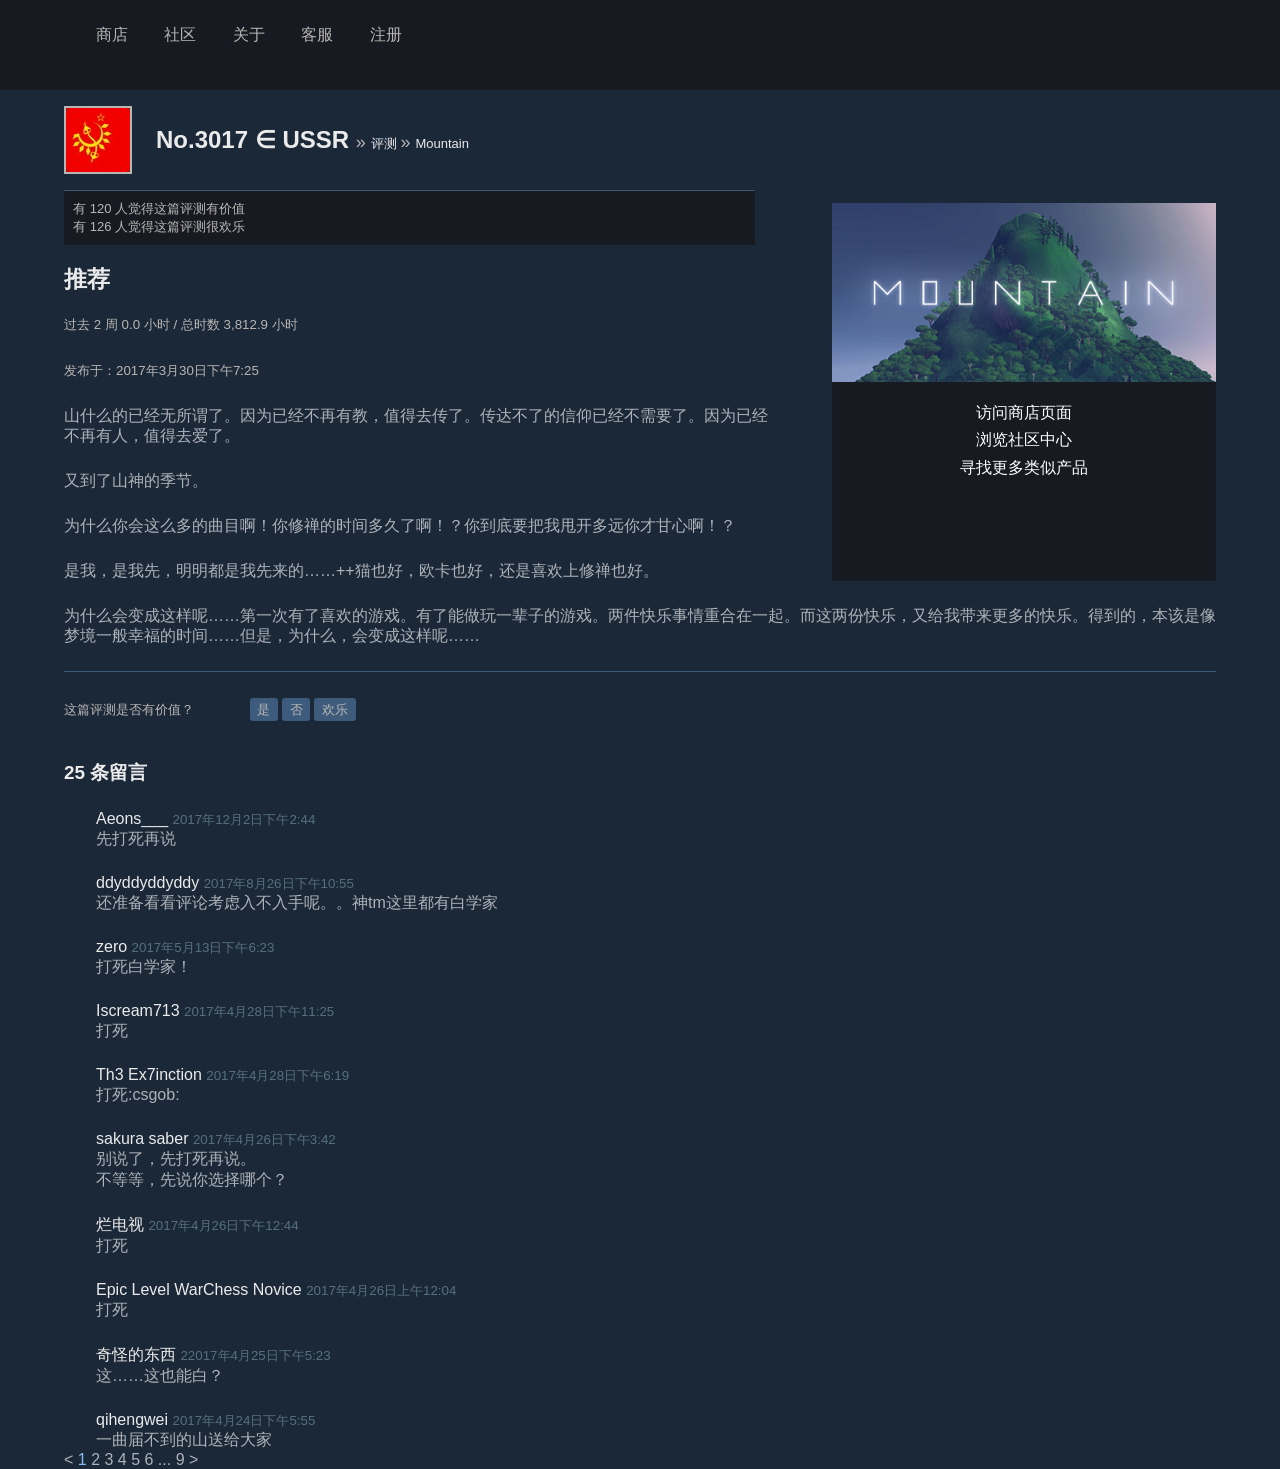
<file: index.html>
<!DOCTYPE html>
<html lang="en">
<head>
    <meta charset="UTF-8">
    <title>No.3017 ∈ USSR » 评测 » Mountain</title>
    <link href="css/reset.css" rel="stylesheet" type="text/css">
    <link href="css/index.css" rel="stylesheet" type="text/css">
</head>

<body>
<header>
    <nav>
        <ul>
            <li>商店</li>
            <li>社区</li>
            <li>关于</li>
            <li>客服</li>
            <li><a href="register.html">注册</a></li>
        </ul>
    </nav>
</header>
<div class="title"><img src="image/user_icon.jpg">
    <div> No.3017 ∈ USSR
        <span class="symbol"> » </span>
        <span class="subTitle"> 评测 </span>
        <span class="symbol"> » </span>
        <span class="subTitle"> Mountain</span>
    </div>
</div>
<aside>
    <img src="image/header.jpg">
    <ul>
        <li><a href="https://store.steampowered.com/app/313340?snr=2_100300_300__100301">访问商店页面</a></li>
        <li><a href="https://steamcommunity.com/app/313340">浏览社区中心</a></li>
        <li>
            <a href="https://store.steampowered.com/recommended/morelike/app/313340?snr=2_100300_300__100301">寻找更多类似产品</a>
        </li>
    </ul>
</aside>
<section>
    <blockquote>
        有 120 人觉得这篇评测有价值
        <br>
        有 126 人觉得这篇评测很欢乐
    </blockquote>
    <h2>推荐</h2>
    <p>
        <small>过去 2 周 0.0 小时 / 总时数 3,812.9 小时</small>
    </p>
    <p class="submit-time">
        <small>发布于：2017年3月30日下午7:25</small>
    </p>
    <p>
        山什么的已经无所谓了。因为已经不再有教，值得去传了。传达不了的信仰已经不需要了。因为已经不再有人，值得去爱了。
    </p>
    <p>
        又到了山神的季节。
    </p>
    <p>
        为什么你会这么多的曲目啊！你修禅的时间多久了啊！？你到底要把我甩开多远你才甘心啊！？
    </p>
    <p>
        是我，是我先，明明都是我先来的……++猫也好，欧卡也好，还是喜欢上修禅也好。
    </p>
    <p>
        为什么会变成这样呢……第一次有了喜欢的游戏。有了能做玩一辈子的游戏。两件快乐事情重合在一起。而这两份快乐，又给我带来更多的快乐。得到的，本该是像梦境一般幸福的时间……但是，为什么，会变成这样呢……
    </p>
</section>
<hr/>
<section>
    <div class="value">
        这篇评测是否有价值？
        <ul>
            <li>是</li>
            <li>否</li>
            <li>欢乐</li>
        </ul>
    </div>
    <h3>25 条留言</h3>
    <ul class="comment">
        <li>
            <h4>Aeons___
                <small>2017年12月2日下午2:44</small>
            </h4>
            先打死再说
        </li>
        <li>
            <h4>ddyddyddyddy
                <small>2017年8月26日下午10:55</small>
            </h4>
            还准备看看评论考虑入不入手呢。。神tm这里都有白学家
        </li>
        <li>
            <h4>zero
                <small>2017年5月13日下午6:23</small>
            </h4>
            打死白学家！
        </li>
        <li>
            <h4>Iscream713
                <small>2017年4月28日下午11:25</small>
            </h4>
            打死
        </li>
        <li>
            <h4>Th3 Ex7inction
                <small>2017年4月28日下午6:19</small>
            </h4>
            打死:csgob:
        </li>
        <li>
            <h4>sakura saber
                <small>2017年4月26日下午3:42</small>
            </h4>
            别说了，先打死再说。
            <br>
            不等等，先说你选择哪个？
        </li>
        <li>
            <h4>烂电视
                <small>2017年4月26日下午12:44</small>
            </h4>
            打死
        </li>
        <li>
            <h4>Epic Level WarChess Novice
                <small>2017年4月26日上午12:04</small>
            </h4>
            打死
        </li>
        <li>
            <h4>奇怪的东西
                <small>22017年4月25日下午5:23</small>
            </h4>
            这……这也能白？
        </li>
        <li>
            <h4>qihengwei
                <small>2017年4月24日下午5:55</small>
            </h4>
            一曲届不到的山送给大家
        </li>
    </ul>
    < <span class="active">1</span> 2 3 4 5 6 ... 9 >
</section>
</body>
</html>
</file>
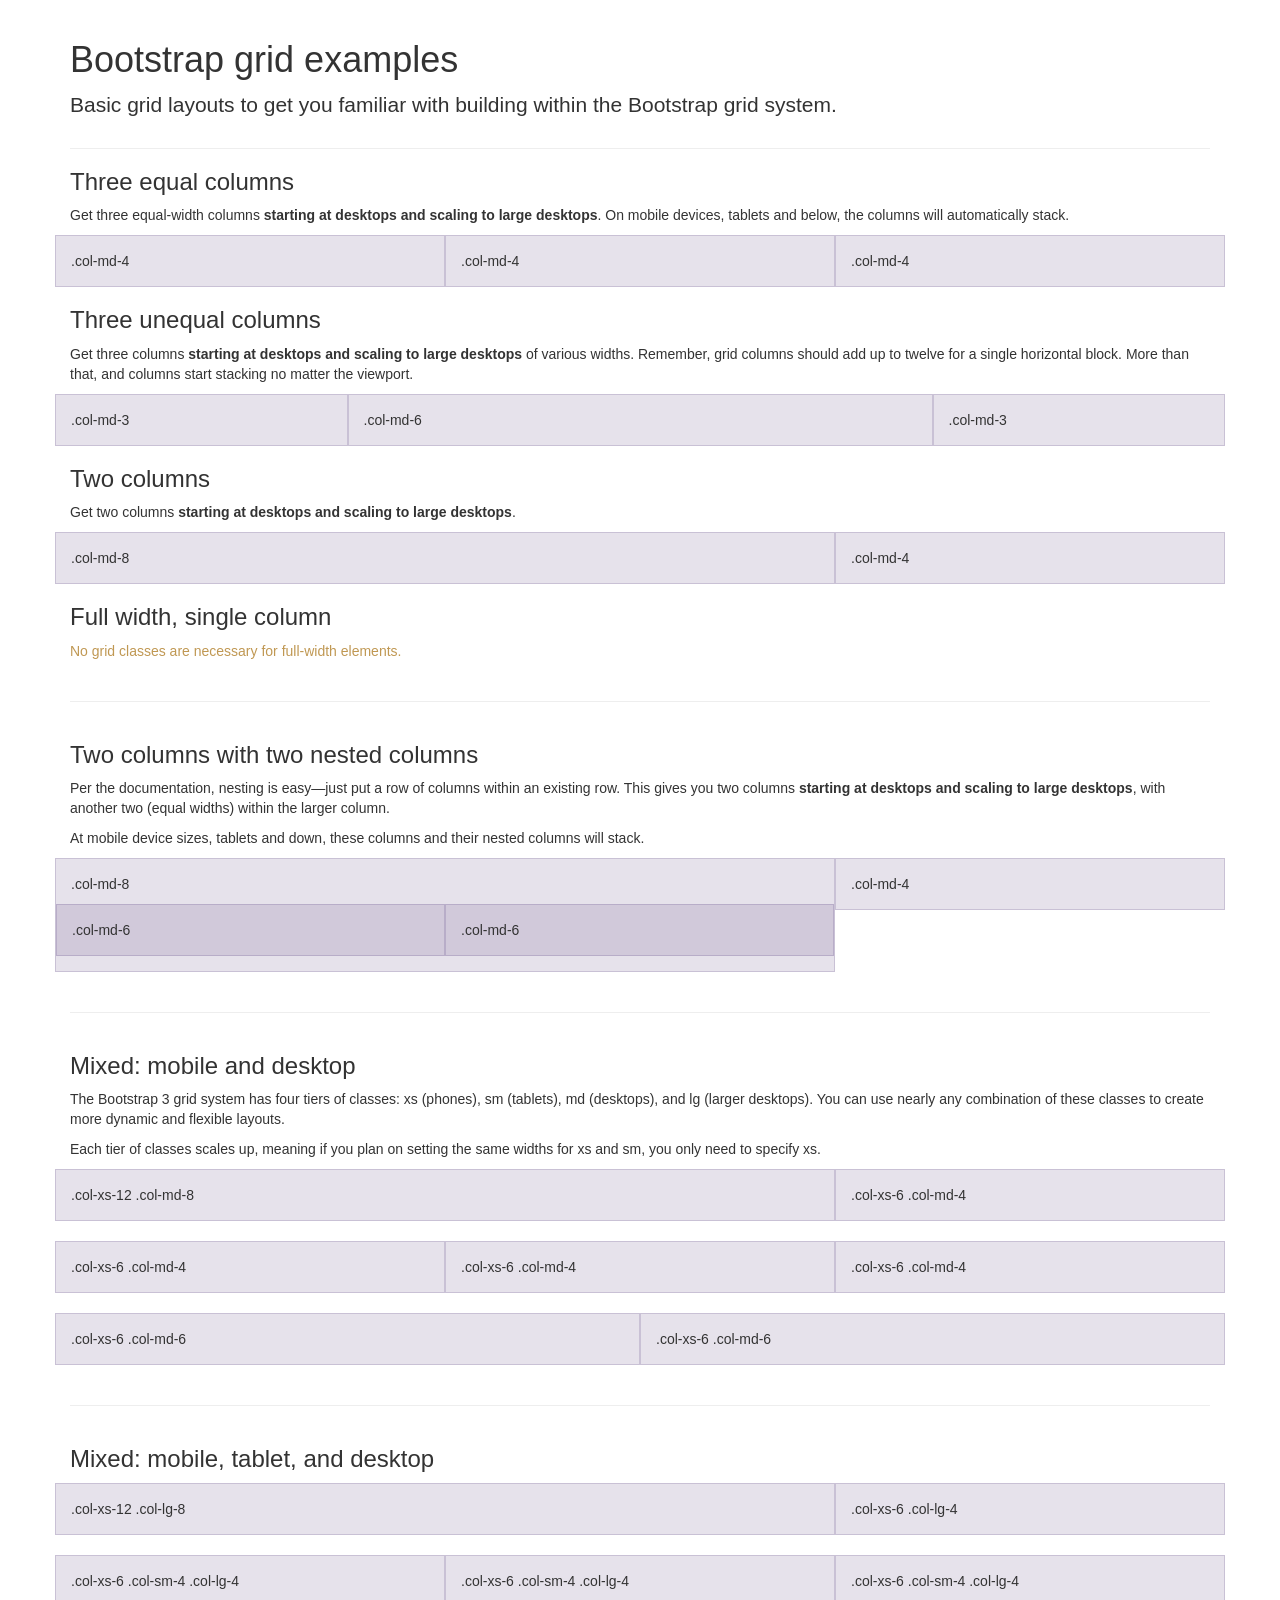
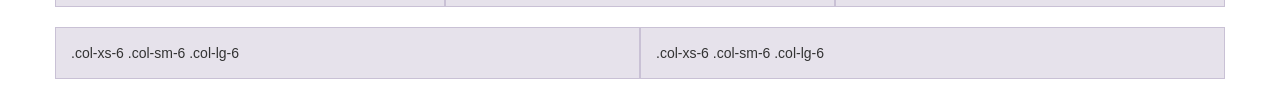
<file: lab4/bootstrap-3.0.0/examples/grid/index.html>
<!DOCTYPE html>
<html lang="en">
  <head>
    <meta charset="utf-8">
    <meta name="viewport" content="width=device-width, initial-scale=1.0">
    <meta name="description" content="">
    <meta name="author" content="">
    <link rel="shortcut icon" href="../../assets/ico/favicon.png">

    <title>Grid Template for Bootstrap</title>

    <!-- Bootstrap core CSS -->
    <link href="../../dist/css/bootstrap.css" rel="stylesheet">

    <!-- Custom styles for this template -->
    <link href="grid.css" rel="stylesheet">

    <!-- HTML5 shim and Respond.js IE8 support of HTML5 elements and media queries -->
    <!--[if lt IE 9]>
      <script src="../../assets/js/html5shiv.js"></script>
      <script src="../../assets/js/respond.min.js"></script>
    <![endif]-->
  </head>

  <body>
    <div class="container">

      <div class="page-header">
        <h1>Bootstrap grid examples</h1>
        <p class="lead">Basic grid layouts to get you familiar with building within the Bootstrap grid system.</p>
      </div>

      <h3>Three equal columns</h3>
      <p>Get three equal-width columns <strong>starting at desktops and scaling to large desktops</strong>. On mobile devices, tablets and below, the columns will automatically stack.</p>
      <div class="row">
        <div class="col-md-4">.col-md-4</div>
        <div class="col-md-4">.col-md-4</div>
        <div class="col-md-4">.col-md-4</div>
      </div>

      <h3>Three unequal columns</h3>
      <p>Get three columns <strong>starting at desktops and scaling to large desktops</strong> of various widths. Remember, grid columns should add up to twelve for a single horizontal block. More than that, and columns start stacking no matter the viewport.</p>
      <div class="row">
        <div class="col-md-3">.col-md-3</div>
        <div class="col-md-6">.col-md-6</div>
        <div class="col-md-3">.col-md-3</div>
      </div>

      <h3>Two columns</h3>
      <p>Get two columns <strong>starting at desktops and scaling to large desktops</strong>.</p>
      <div class="row">
        <div class="col-md-8">.col-md-8</div>
        <div class="col-md-4">.col-md-4</div>
      </div>

      <h3>Full width, single column</h3>
      <p class="text-warning">No grid classes are necessary for full-width elements.</p>

      <hr>

      <h3>Two columns with two nested columns</h3>
      <p>Per the documentation, nesting is easy—just put a row of columns within an existing row. This gives you two columns <strong>starting at desktops and scaling to large desktops</strong>, with another two (equal widths) within the larger column.</p>
      <p>At mobile device sizes, tablets and down, these columns and their nested columns will stack.</p>
      <div class="row">
        <div class="col-md-8">
          .col-md-8
          <div class="row">
            <div class="col-md-6">.col-md-6</div>
            <div class="col-md-6">.col-md-6</div>
          </div>
        </div>
        <div class="col-md-4">.col-md-4</div>
      </div>

      <hr>

      <h3>Mixed: mobile and desktop</h3>
      <p>The Bootstrap 3 grid system has four tiers of classes: xs (phones), sm (tablets), md (desktops), and lg (larger desktops). You can use nearly any combination of these classes to create more dynamic and flexible layouts.</p>
      <p>Each tier of classes scales up, meaning if you plan on setting the same widths for xs and sm, you only need to specify xs.</p>
      <div class="row">
        <div class="col-xs-12 col-md-8">.col-xs-12 .col-md-8</div>
        <div class="col-xs-6 col-md-4">.col-xs-6 .col-md-4</div>
      </div>
      <div class="row">
        <div class="col-xs-6 col-md-4">.col-xs-6 .col-md-4</div>
        <div class="col-xs-6 col-md-4">.col-xs-6 .col-md-4</div>
        <div class="col-xs-6 col-md-4">.col-xs-6 .col-md-4</div>
      </div>
      <div class="row">
        <div class="col-xs-6 col-md-6">.col-xs-6 .col-md-6</div>
        <div class="col-xs-6 col-md-6">.col-xs-6 .col-md-6</div>
      </div>

      <hr>

      <h3>Mixed: mobile, tablet, and desktop</h3>
      <p></p>
      <div class="row">
        <div class="col-xs-12 col-sm-8 col-lg-8">.col-xs-12 .col-lg-8</div>
        <div class="col-xs-6 col-sm-4 col-lg-4">.col-xs-6 .col-lg-4</div>
      </div>
      <div class="row">
        <div class="col-xs-6 col-sm-4 col-lg-4">.col-xs-6 .col-sm-4 .col-lg-4</div>
        <div class="col-xs-6 col-sm-4 col-lg-4">.col-xs-6 .col-sm-4 .col-lg-4</div>
        <div class="col-xs-6 col-sm-4 col-lg-4">.col-xs-6 .col-sm-4 .col-lg-4</div>
      </div>
      <div class="row">
        <div class="col-xs-6 col-sm-6 col-lg-6">.col-xs-6 .col-sm-6 .col-lg-6</div>
        <div class="col-xs-6 col-sm-6 col-lg-6">.col-xs-6 .col-sm-6 .col-lg-6</div>
      </div>

    </div> <!-- /container -->


    <!-- Bootstrap core JavaScript
    ================================================== -->
    <!-- Placed at the end of the document so the pages load faster -->
  </body>
</html>
</file>
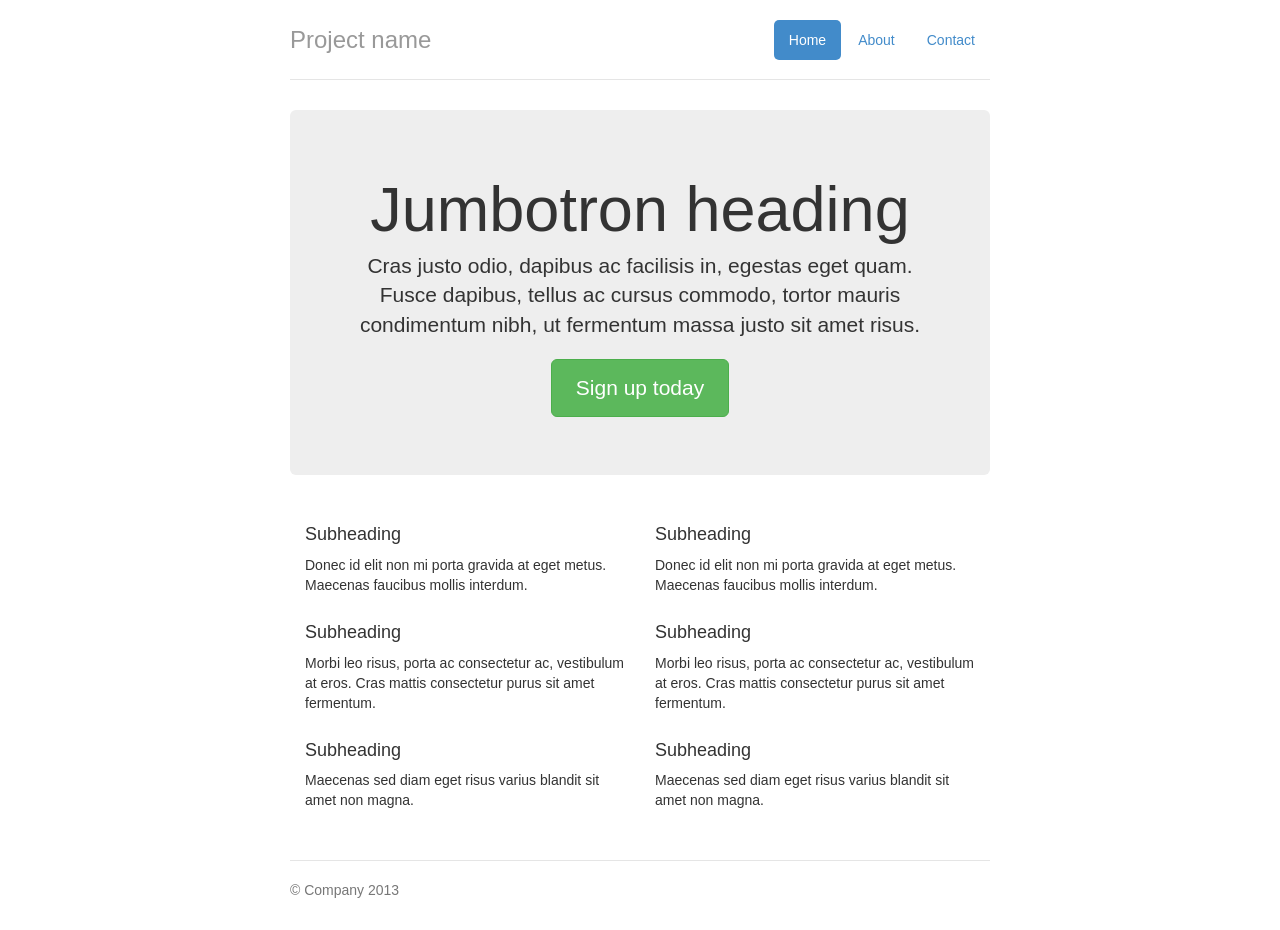
<file: lab4/bootstrap-3.0.0/examples/jumbotron-narrow/index.html>
<!DOCTYPE html>
<html lang="en">
  <head>
    <meta charset="utf-8">
    <meta name="viewport" content="width=device-width, initial-scale=1.0">
    <meta name="description" content="">
    <meta name="author" content="">
    <link rel="shortcut icon" href="../../assets/ico/favicon.png">

    <title>Narrow Jumbotron Template for Bootstrap</title>

    <!-- Bootstrap core CSS -->
    <link href="../../dist/css/bootstrap.css" rel="stylesheet">

    <!-- Custom styles for this template -->
    <link href="jumbotron-narrow.css" rel="stylesheet">

    <!-- HTML5 shim and Respond.js IE8 support of HTML5 elements and media queries -->
    <!--[if lt IE 9]>
      <script src="../../assets/js/html5shiv.js"></script>
      <script src="../../assets/js/respond.min.js"></script>
    <![endif]-->
  </head>

  <body>

    <div class="container">
      <div class="header">
        <ul class="nav nav-pills pull-right">
          <li class="active"><a href="#">Home</a></li>
          <li><a href="#">About</a></li>
          <li><a href="#">Contact</a></li>
        </ul>
        <h3 class="text-muted">Project name</h3>
      </div>

      <div class="jumbotron">
        <h1>Jumbotron heading</h1>
        <p class="lead">Cras justo odio, dapibus ac facilisis in, egestas eget quam. Fusce dapibus, tellus ac cursus commodo, tortor mauris condimentum nibh, ut fermentum massa justo sit amet risus.</p>
        <p><a class="btn btn-lg btn-success" href="#">Sign up today</a></p>
      </div>

      <div class="row marketing">
        <div class="col-lg-6">
          <h4>Subheading</h4>
          <p>Donec id elit non mi porta gravida at eget metus. Maecenas faucibus mollis interdum.</p>

          <h4>Subheading</h4>
          <p>Morbi leo risus, porta ac consectetur ac, vestibulum at eros. Cras mattis consectetur purus sit amet fermentum.</p>

          <h4>Subheading</h4>
          <p>Maecenas sed diam eget risus varius blandit sit amet non magna.</p>
        </div>

        <div class="col-lg-6">
          <h4>Subheading</h4>
          <p>Donec id elit non mi porta gravida at eget metus. Maecenas faucibus mollis interdum.</p>

          <h4>Subheading</h4>
          <p>Morbi leo risus, porta ac consectetur ac, vestibulum at eros. Cras mattis consectetur purus sit amet fermentum.</p>

          <h4>Subheading</h4>
          <p>Maecenas sed diam eget risus varius blandit sit amet non magna.</p>
        </div>
      </div>

      <div class="footer">
        <p>&copy; Company 2013</p>
      </div>

    </div> <!-- /container -->


    <!-- Bootstrap core JavaScript
    ================================================== -->
    <!-- Placed at the end of the document so the pages load faster -->
  </body>
</html>
</file>
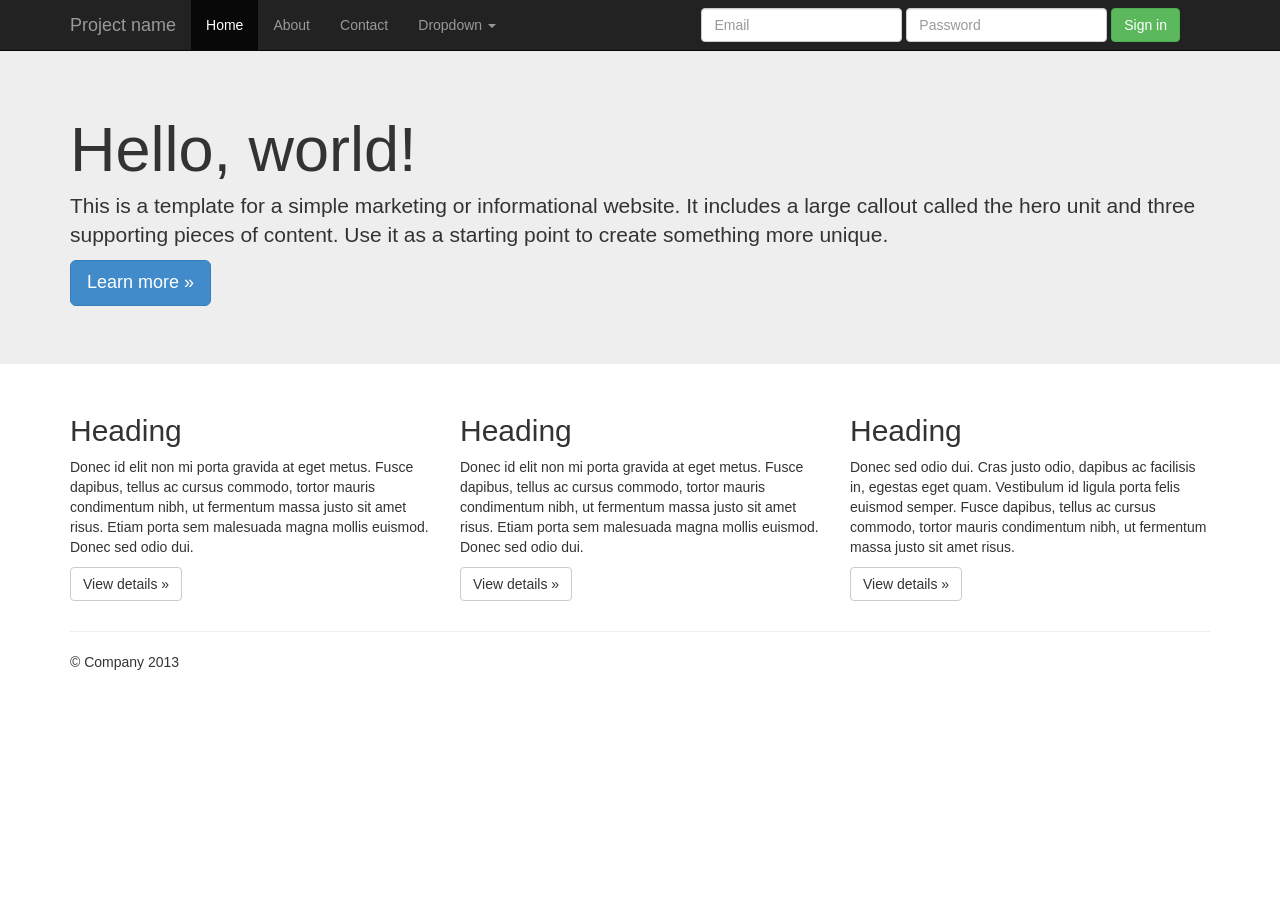
<file: lab4/bootstrap-3.0.0/examples/jumbotron/index.html>
<!DOCTYPE html>
<html lang="en">
  <head>
    <meta charset="utf-8">
    <meta name="viewport" content="width=device-width, initial-scale=1.0">
    <meta name="description" content="">
    <meta name="author" content="">
    <link rel="shortcut icon" href="../../assets/ico/favicon.png">

    <title>Jumbotron Template for Bootstrap</title>

    <!-- Bootstrap core CSS -->
    <link href="../../dist/css/bootstrap.css" rel="stylesheet">

    <!-- Custom styles for this template -->
    <link href="jumbotron.css" rel="stylesheet">

    <!-- HTML5 shim and Respond.js IE8 support of HTML5 elements and media queries -->
    <!--[if lt IE 9]>
      <script src="../../assets/js/html5shiv.js"></script>
      <script src="../../assets/js/respond.min.js"></script>
    <![endif]-->
  </head>

  <body>

    <div class="navbar navbar-inverse navbar-fixed-top">
      <div class="container">
        <div class="navbar-header">
          <button type="button" class="navbar-toggle" data-toggle="collapse" data-target=".navbar-collapse">
            <span class="icon-bar"></span>
            <span class="icon-bar"></span>
            <span class="icon-bar"></span>
          </button>
          <a class="navbar-brand" href="#">Project name</a>
        </div>
        <div class="navbar-collapse collapse">
          <ul class="nav navbar-nav">
            <li class="active"><a href="#">Home</a></li>
            <li><a href="#about">About</a></li>
            <li><a href="#contact">Contact</a></li>
            <li class="dropdown">
              <a href="#" class="dropdown-toggle" data-toggle="dropdown">Dropdown <b class="caret"></b></a>
              <ul class="dropdown-menu">
                <li><a href="#">Action</a></li>
                <li><a href="#">Another action</a></li>
                <li><a href="#">Something else here</a></li>
                <li class="divider"></li>
                <li class="dropdown-header">Nav header</li>
                <li><a href="#">Separated link</a></li>
                <li><a href="#">One more separated link</a></li>
              </ul>
            </li>
          </ul>
          <form class="navbar-form navbar-right">
            <div class="form-group">
              <input type="text" placeholder="Email" class="form-control">
            </div>
            <div class="form-group">
              <input type="password" placeholder="Password" class="form-control">
            </div>
            <button type="submit" class="btn btn-success">Sign in</button>
          </form>
        </div><!--/.navbar-collapse -->
      </div>
    </div>

    <!-- Main jumbotron for a primary marketing message or call to action -->
    <div class="jumbotron">
      <div class="container">
        <h1>Hello, world!</h1>
        <p>This is a template for a simple marketing or informational website. It includes a large callout called the hero unit and three supporting pieces of content. Use it as a starting point to create something more unique.</p>
        <p><a class="btn btn-primary btn-lg">Learn more &raquo;</a></p>
      </div>
    </div>

    <div class="container">
      <!-- Example row of columns -->
      <div class="row">
        <div class="col-lg-4">
          <h2>Heading</h2>
          <p>Donec id elit non mi porta gravida at eget metus. Fusce dapibus, tellus ac cursus commodo, tortor mauris condimentum nibh, ut fermentum massa justo sit amet risus. Etiam porta sem malesuada magna mollis euismod. Donec sed odio dui. </p>
          <p><a class="btn btn-default" href="#">View details &raquo;</a></p>
        </div>
        <div class="col-lg-4">
          <h2>Heading</h2>
          <p>Donec id elit non mi porta gravida at eget metus. Fusce dapibus, tellus ac cursus commodo, tortor mauris condimentum nibh, ut fermentum massa justo sit amet risus. Etiam porta sem malesuada magna mollis euismod. Donec sed odio dui. </p>
          <p><a class="btn btn-default" href="#">View details &raquo;</a></p>
       </div>
        <div class="col-lg-4">
          <h2>Heading</h2>
          <p>Donec sed odio dui. Cras justo odio, dapibus ac facilisis in, egestas eget quam. Vestibulum id ligula porta felis euismod semper. Fusce dapibus, tellus ac cursus commodo, tortor mauris condimentum nibh, ut fermentum massa justo sit amet risus.</p>
          <p><a class="btn btn-default" href="#">View details &raquo;</a></p>
        </div>
      </div>

      <hr>

      <footer>
        <p>&copy; Company 2013</p>
      </footer>
    </div> <!-- /container -->


    <!-- Bootstrap core JavaScript
    ================================================== -->
    <!-- Placed at the end of the document so the pages load faster -->
    <script src="../../assets/js/jquery.js"></script>
    <script src="../../dist/js/bootstrap.min.js"></script>
  </body>
</html>
</file>
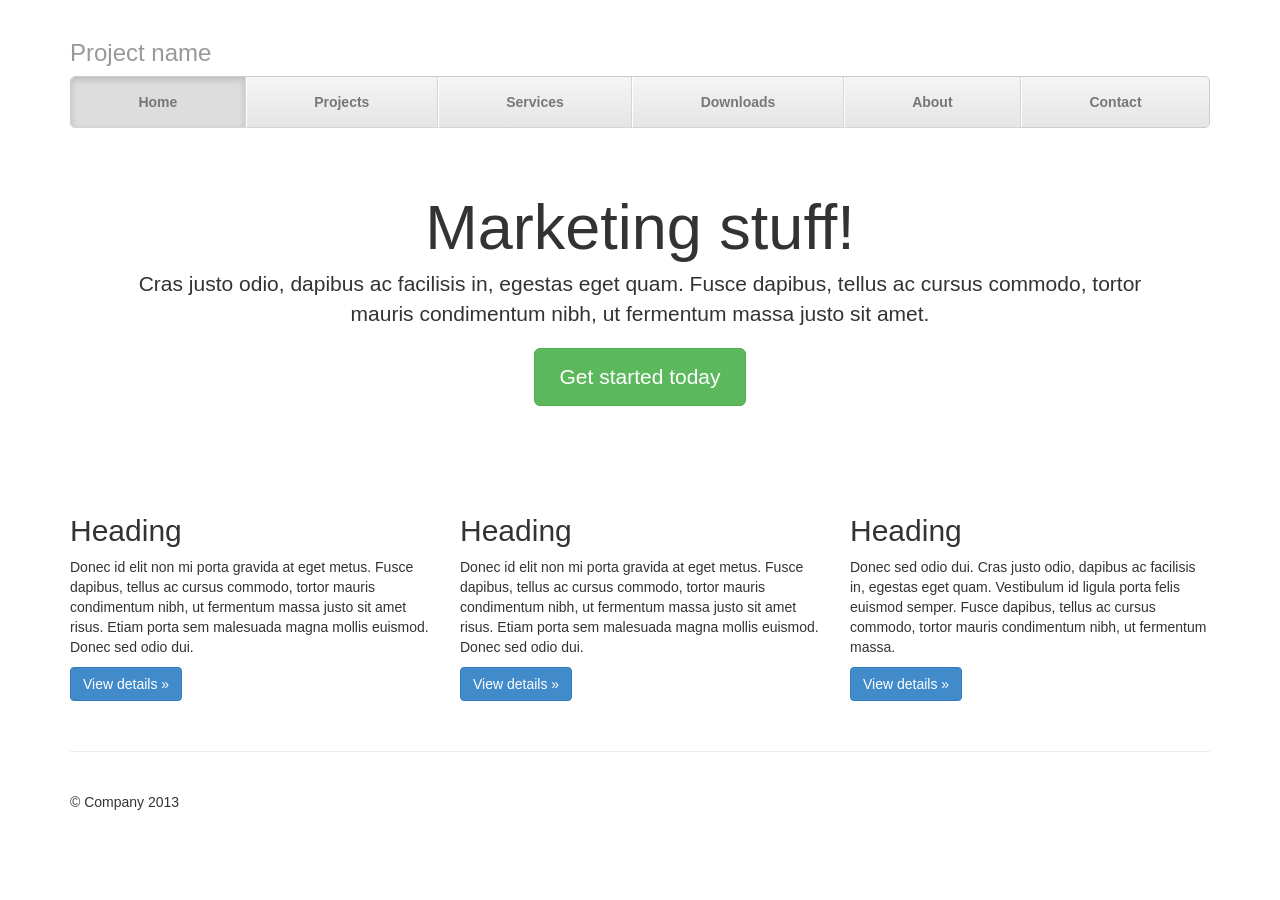
<file: lab4/bootstrap-3.0.0/examples/justified-nav/index.html>
<!DOCTYPE html>
<html lang="en">
  <head>
    <meta charset="utf-8">
    <meta name="viewport" content="width=device-width, initial-scale=1.0">
    <meta name="description" content="">
    <meta name="author" content="">
    <link rel="shortcut icon" href="../../assets/ico/favicon.png">

    <title>Justified Nav Template for Bootstrap</title>

    <!-- Bootstrap core CSS -->
    <link href="../../dist/css/bootstrap.css" rel="stylesheet">

    <!-- Custom styles for this template -->
    <link href="justified-nav.css" rel="stylesheet">

    <!-- HTML5 shim and Respond.js IE8 support of HTML5 elements and media queries -->
    <!--[if lt IE 9]>
      <script src="../../assets/js/html5shiv.js"></script>
      <script src="../../assets/js/respond.min.js"></script>
    <![endif]-->
  </head>

  <body>

    <div class="container">

      <div class="masthead">
        <h3 class="text-muted">Project name</h3>
        <ul class="nav nav-justified">
          <li class="active"><a href="#">Home</a></li>
          <li><a href="#">Projects</a></li>
          <li><a href="#">Services</a></li>
          <li><a href="#">Downloads</a></li>
          <li><a href="#">About</a></li>
          <li><a href="#">Contact</a></li>
        </ul>
      </div>

      <!-- Jumbotron -->
      <div class="jumbotron">
        <h1>Marketing stuff!</h1>
        <p class="lead">Cras justo odio, dapibus ac facilisis in, egestas eget quam. Fusce dapibus, tellus ac cursus commodo, tortor mauris condimentum nibh, ut fermentum massa justo sit amet.</p>
        <p><a class="btn btn-lg btn-success" href="#">Get started today</a></p>
      </div>

      <!-- Example row of columns -->
      <div class="row">
        <div class="col-lg-4">
          <h2>Heading</h2>
          <p>Donec id elit non mi porta gravida at eget metus. Fusce dapibus, tellus ac cursus commodo, tortor mauris condimentum nibh, ut fermentum massa justo sit amet risus. Etiam porta sem malesuada magna mollis euismod. Donec sed odio dui. </p>
          <p><a class="btn btn-primary" href="#">View details &raquo;</a></p>
        </div>
        <div class="col-lg-4">
          <h2>Heading</h2>
          <p>Donec id elit non mi porta gravida at eget metus. Fusce dapibus, tellus ac cursus commodo, tortor mauris condimentum nibh, ut fermentum massa justo sit amet risus. Etiam porta sem malesuada magna mollis euismod. Donec sed odio dui. </p>
          <p><a class="btn btn-primary" href="#">View details &raquo;</a></p>
       </div>
        <div class="col-lg-4">
          <h2>Heading</h2>
          <p>Donec sed odio dui. Cras justo odio, dapibus ac facilisis in, egestas eget quam. Vestibulum id ligula porta felis euismod semper. Fusce dapibus, tellus ac cursus commodo, tortor mauris condimentum nibh, ut fermentum massa.</p>
          <p><a class="btn btn-primary" href="#">View details &raquo;</a></p>
        </div>
      </div>

      <!-- Site footer -->
      <div class="footer">
        <p>&copy; Company 2013</p>
      </div>

    </div> <!-- /container -->


    <!-- Bootstrap core JavaScript
    ================================================== -->
    <!-- Placed at the end of the document so the pages load faster -->
  </body>
</html>
</file>
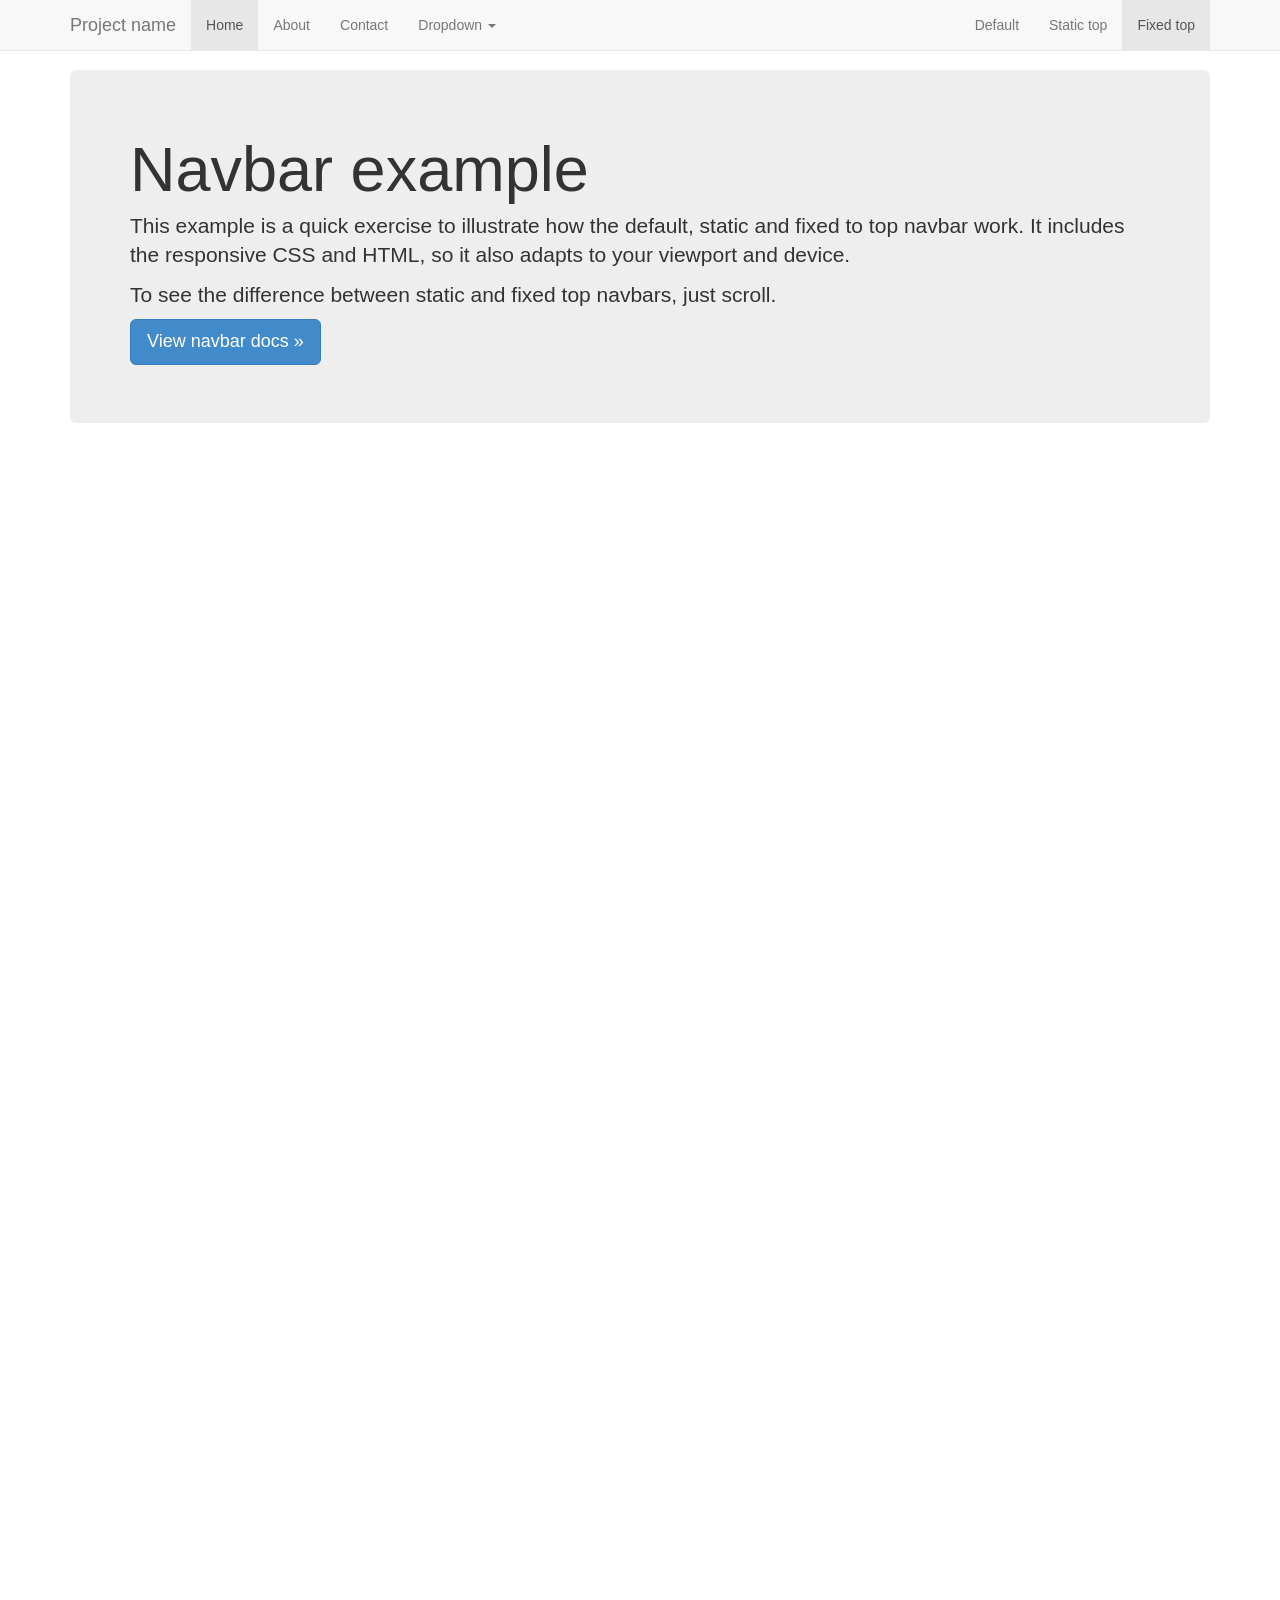
<file: lab4/bootstrap-3.0.0/examples/navbar-fixed-top/index.html>
<!DOCTYPE html>
<html lang="en">
  <head>
    <meta charset="utf-8">
    <meta name="viewport" content="width=device-width, initial-scale=1.0">
    <meta name="description" content="">
    <meta name="author" content="">
    <link rel="shortcut icon" href="../../assets/ico/favicon.png">

    <title>Fixed Top Navbar Example for Bootstrap</title>

    <!-- Bootstrap core CSS -->
    <link href="../../dist/css/bootstrap.css" rel="stylesheet">

    <!-- Custom styles for this template -->
    <link href="navbar-fixed-top.css" rel="stylesheet">

    <!-- HTML5 shim and Respond.js IE8 support of HTML5 elements and media queries -->
    <!--[if lt IE 9]>
      <script src="../../assets/js/html5shiv.js"></script>
      <script src="../../assets/js/respond.min.js"></script>
    <![endif]-->
  </head>

  <body>

    <!-- Fixed navbar -->
    <div class="navbar navbar-default navbar-fixed-top">
      <div class="container">
        <div class="navbar-header">
          <button type="button" class="navbar-toggle" data-toggle="collapse" data-target=".navbar-collapse">
            <span class="icon-bar"></span>
            <span class="icon-bar"></span>
            <span class="icon-bar"></span>
          </button>
          <a class="navbar-brand" href="#">Project name</a>
        </div>
        <div class="navbar-collapse collapse">
          <ul class="nav navbar-nav">
            <li class="active"><a href="#">Home</a></li>
            <li><a href="#about">About</a></li>
            <li><a href="#contact">Contact</a></li>
            <li class="dropdown">
              <a href="#" class="dropdown-toggle" data-toggle="dropdown">Dropdown <b class="caret"></b></a>
              <ul class="dropdown-menu">
                <li><a href="#">Action</a></li>
                <li><a href="#">Another action</a></li>
                <li><a href="#">Something else here</a></li>
                <li class="divider"></li>
                <li class="dropdown-header">Nav header</li>
                <li><a href="#">Separated link</a></li>
                <li><a href="#">One more separated link</a></li>
              </ul>
            </li>
          </ul>
          <ul class="nav navbar-nav navbar-right">
            <li><a href="../navbar/">Default</a></li>
            <li><a href="../navbar-static-top/">Static top</a></li>
            <li class="active"><a href="./">Fixed top</a></li>
          </ul>
        </div><!--/.nav-collapse -->
      </div>
    </div>

    <div class="container">

      <!-- Main component for a primary marketing message or call to action -->
      <div class="jumbotron">
        <h1>Navbar example</h1>
        <p>This example is a quick exercise to illustrate how the default, static and fixed to top navbar work. It includes the responsive CSS and HTML, so it also adapts to your viewport and device.</p>
        <p>To see the difference between static and fixed top navbars, just scroll.</p>
        <p>
          <a class="btn btn-lg btn-primary" href="../../components/#navbar">View navbar docs &raquo;</a>
        </p>
      </div>

    </div> <!-- /container -->


    <!-- Bootstrap core JavaScript
    ================================================== -->
    <!-- Placed at the end of the document so the pages load faster -->
    <script src="../../assets/js/jquery.js"></script>
    <script src="../../dist/js/bootstrap.min.js"></script>
  </body>
</html>
</file>
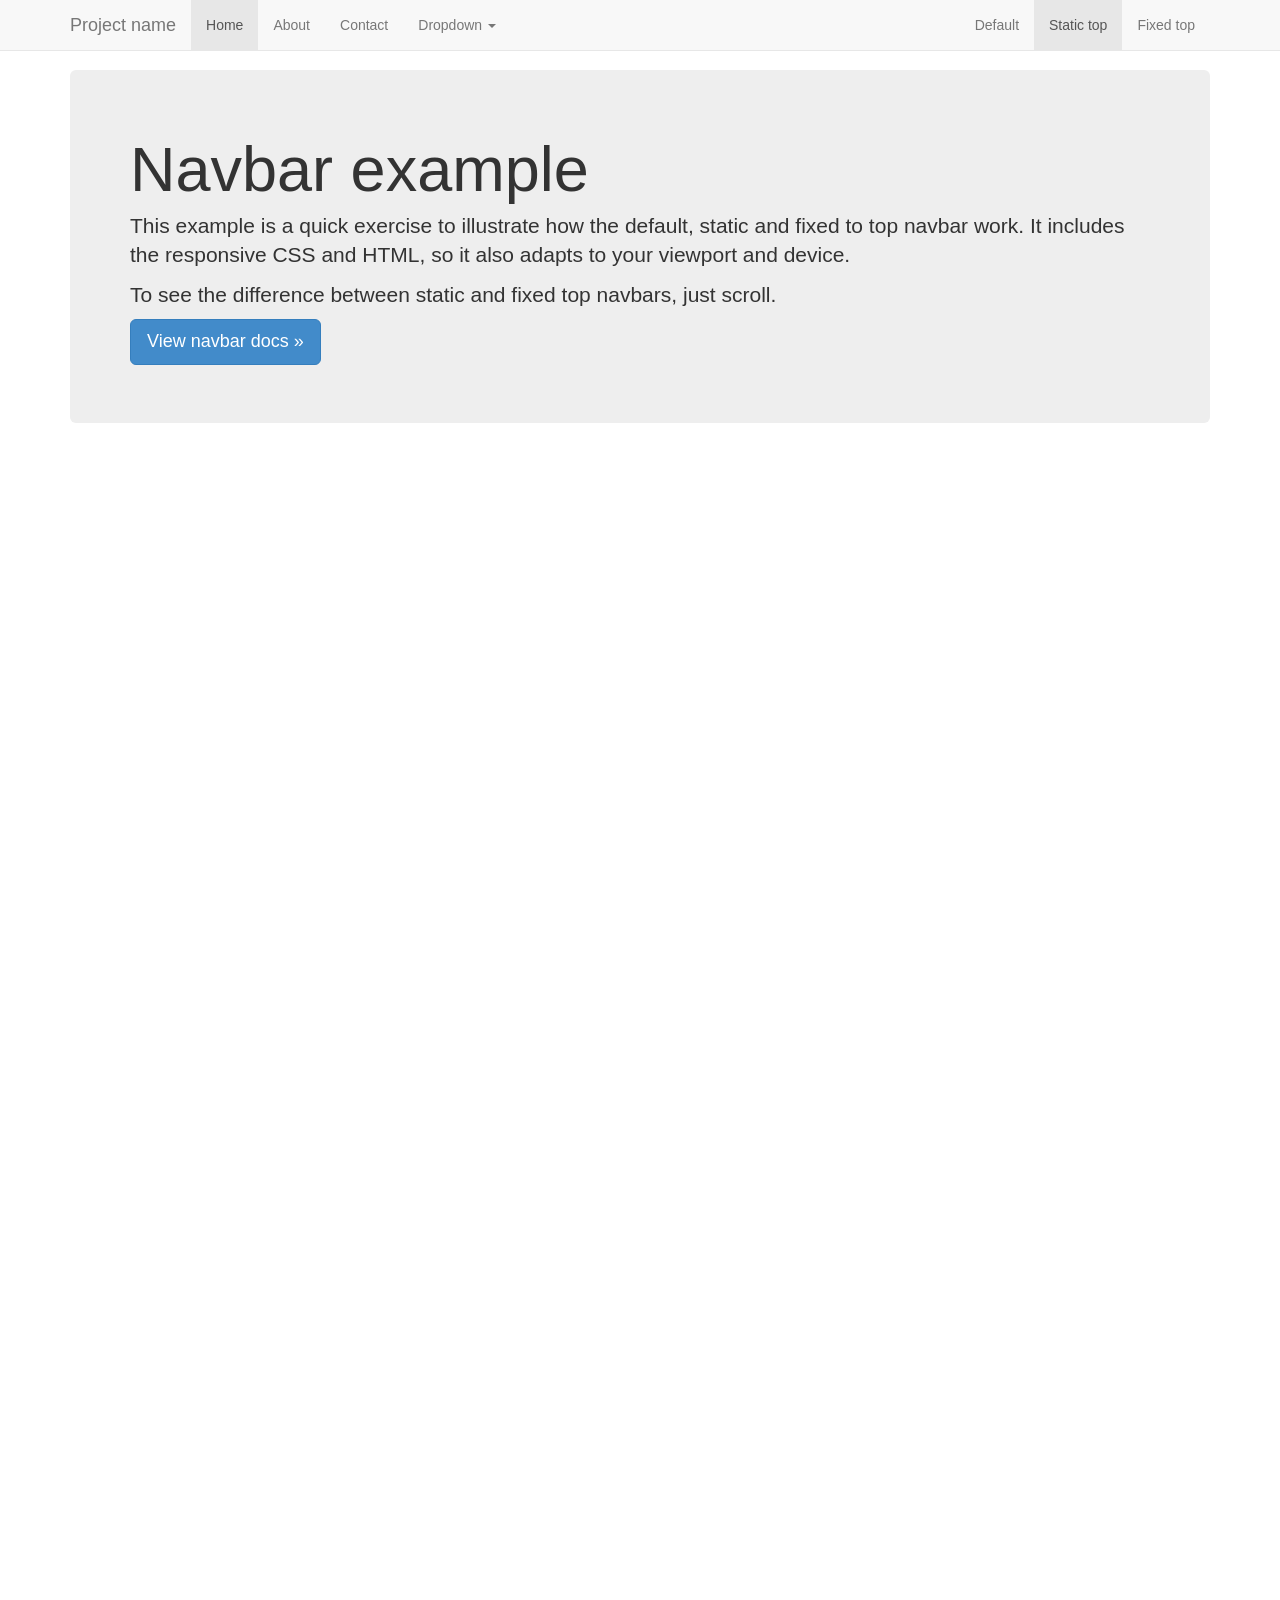
<file: lab4/bootstrap-3.0.0/examples/navbar-static-top/index.html>
<!DOCTYPE html>
<html lang="en">
  <head>
    <meta charset="utf-8">
    <meta name="viewport" content="width=device-width, initial-scale=1.0">
    <meta name="description" content="">
    <meta name="author" content="">
    <link rel="shortcut icon" href="../../assets/ico/favicon.png">

    <title>Static Top Navbar Example for Bootstrap</title>

    <!-- Bootstrap core CSS -->
    <link href="../../dist/css/bootstrap.css" rel="stylesheet">

    <!-- Custom styles for this template -->
    <link href="navbar-static-top.css" rel="stylesheet">

    <!-- HTML5 shim and Respond.js IE8 support of HTML5 elements and media queries -->
    <!--[if lt IE 9]>
      <script src="../../assets/js/html5shiv.js"></script>
      <script src="../../assets/js/respond.min.js"></script>
    <![endif]-->
  </head>

  <body>

    <!-- Static navbar -->
    <div class="navbar navbar-default navbar-static-top">
      <div class="container">
        <div class="navbar-header">
          <button type="button" class="navbar-toggle" data-toggle="collapse" data-target=".navbar-collapse">
            <span class="icon-bar"></span>
            <span class="icon-bar"></span>
            <span class="icon-bar"></span>
          </button>
          <a class="navbar-brand" href="#">Project name</a>
        </div>
        <div class="navbar-collapse collapse">
          <ul class="nav navbar-nav">
            <li class="active"><a href="#">Home</a></li>
            <li><a href="#about">About</a></li>
            <li><a href="#contact">Contact</a></li>
            <li class="dropdown">
              <a href="#" class="dropdown-toggle" data-toggle="dropdown">Dropdown <b class="caret"></b></a>
              <ul class="dropdown-menu">
                <li><a href="#">Action</a></li>
                <li><a href="#">Another action</a></li>
                <li><a href="#">Something else here</a></li>
                <li class="divider"></li>
                <li class="dropdown-header">Nav header</li>
                <li><a href="#">Separated link</a></li>
                <li><a href="#">One more separated link</a></li>
              </ul>
            </li>
          </ul>
          <ul class="nav navbar-nav navbar-right">
            <li><a href="../navbar/">Default</a></li>
            <li class="active"><a href="./">Static top</a></li>
            <li><a href="../navbar-fixed-top/">Fixed top</a></li>
          </ul>
        </div><!--/.nav-collapse -->
      </div>
    </div>


    <div class="container">

      <!-- Main component for a primary marketing message or call to action -->
      <div class="jumbotron">
        <h1>Navbar example</h1>
        <p>This example is a quick exercise to illustrate how the default, static and fixed to top navbar work. It includes the responsive CSS and HTML, so it also adapts to your viewport and device.</p>
        <p>To see the difference between static and fixed top navbars, just scroll.</p>
        <p>
          <a class="btn btn-lg btn-primary" href="../../components/#navbar">View navbar docs &raquo;</a>
        </p>
      </div>

    </div> <!-- /container -->


    <!-- Bootstrap core JavaScript
    ================================================== -->
    <!-- Placed at the end of the document so the pages load faster -->
    <script src="../../assets/js/jquery.js"></script>
    <script src="../../dist/js/bootstrap.min.js"></script>
  </body>
</html>
</file>
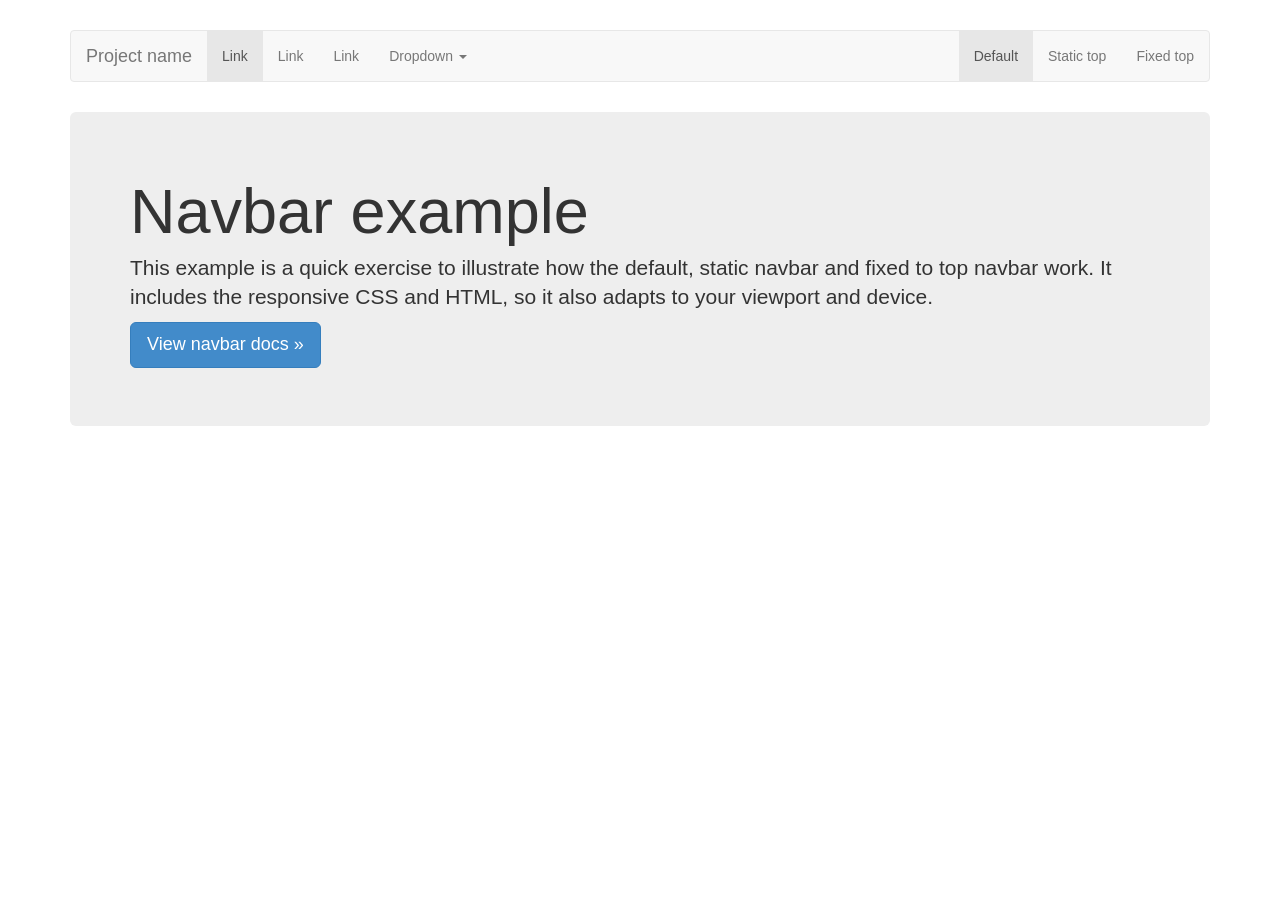
<file: lab4/bootstrap-3.0.0/examples/navbar/index.html>
<!DOCTYPE html>
<html lang="en">
  <head>
    <meta charset="utf-8">
    <meta name="viewport" content="width=device-width, initial-scale=1.0">
    <meta name="description" content="">
    <meta name="author" content="">
    <link rel="shortcut icon" href="../../assets/ico/favicon.png">

    <title>Navbar Template for Bootstrap</title>

    <!-- Bootstrap core CSS -->
    <link href="../../dist/css/bootstrap.css" rel="stylesheet">

    <!-- Custom styles for this template -->
    <link href="navbar.css" rel="stylesheet">

    <!-- HTML5 shim and Respond.js IE8 support of HTML5 elements and media queries -->
    <!--[if lt IE 9]>
      <script src="../../assets/js/html5shiv.js"></script>
      <script src="../../assets/js/respond.min.js"></script>
    <![endif]-->
  </head>

  <body>

    <div class="container">

      <!-- Static navbar -->
      <div class="navbar navbar-default">
        <div class="navbar-header">
          <button type="button" class="navbar-toggle" data-toggle="collapse" data-target=".navbar-collapse">
            <span class="icon-bar"></span>
            <span class="icon-bar"></span>
            <span class="icon-bar"></span>
          </button>
          <a class="navbar-brand" href="#">Project name</a>
        </div>
        <div class="navbar-collapse collapse">
          <ul class="nav navbar-nav">
            <li class="active"><a href="#">Link</a></li>
            <li><a href="#">Link</a></li>
            <li><a href="#">Link</a></li>
            <li class="dropdown">
              <a href="#" class="dropdown-toggle" data-toggle="dropdown">Dropdown <b class="caret"></b></a>
              <ul class="dropdown-menu">
                <li><a href="#">Action</a></li>
                <li><a href="#">Another action</a></li>
                <li><a href="#">Something else here</a></li>
                <li class="divider"></li>
                <li class="dropdown-header">Nav header</li>
                <li><a href="#">Separated link</a></li>
                <li><a href="#">One more separated link</a></li>
              </ul>
            </li>
          </ul>
          <ul class="nav navbar-nav navbar-right">
            <li class="active"><a href="./">Default</a></li>
            <li><a href="../navbar-static-top/">Static top</a></li>
            <li><a href="../navbar-fixed-top/">Fixed top</a></li>
          </ul>
        </div><!--/.nav-collapse -->
      </div>

      <!-- Main component for a primary marketing message or call to action -->
      <div class="jumbotron">
        <h1>Navbar example</h1>
        <p>This example is a quick exercise to illustrate how the default, static navbar and fixed to top navbar work. It includes the responsive CSS and HTML, so it also adapts to your viewport and device.</p>
        <p>
          <a class="btn btn-lg btn-primary" href="../../components/#navbar">View navbar docs &raquo;</a>
        </p>
      </div>

    </div> <!-- /container -->


    <!-- Bootstrap core JavaScript
    ================================================== -->
    <!-- Placed at the end of the document so the pages load faster -->
    <script src="../../assets/js/jquery.js"></script>
    <script src="../../dist/js/bootstrap.min.js"></script>
  </body>
</html>
</file>
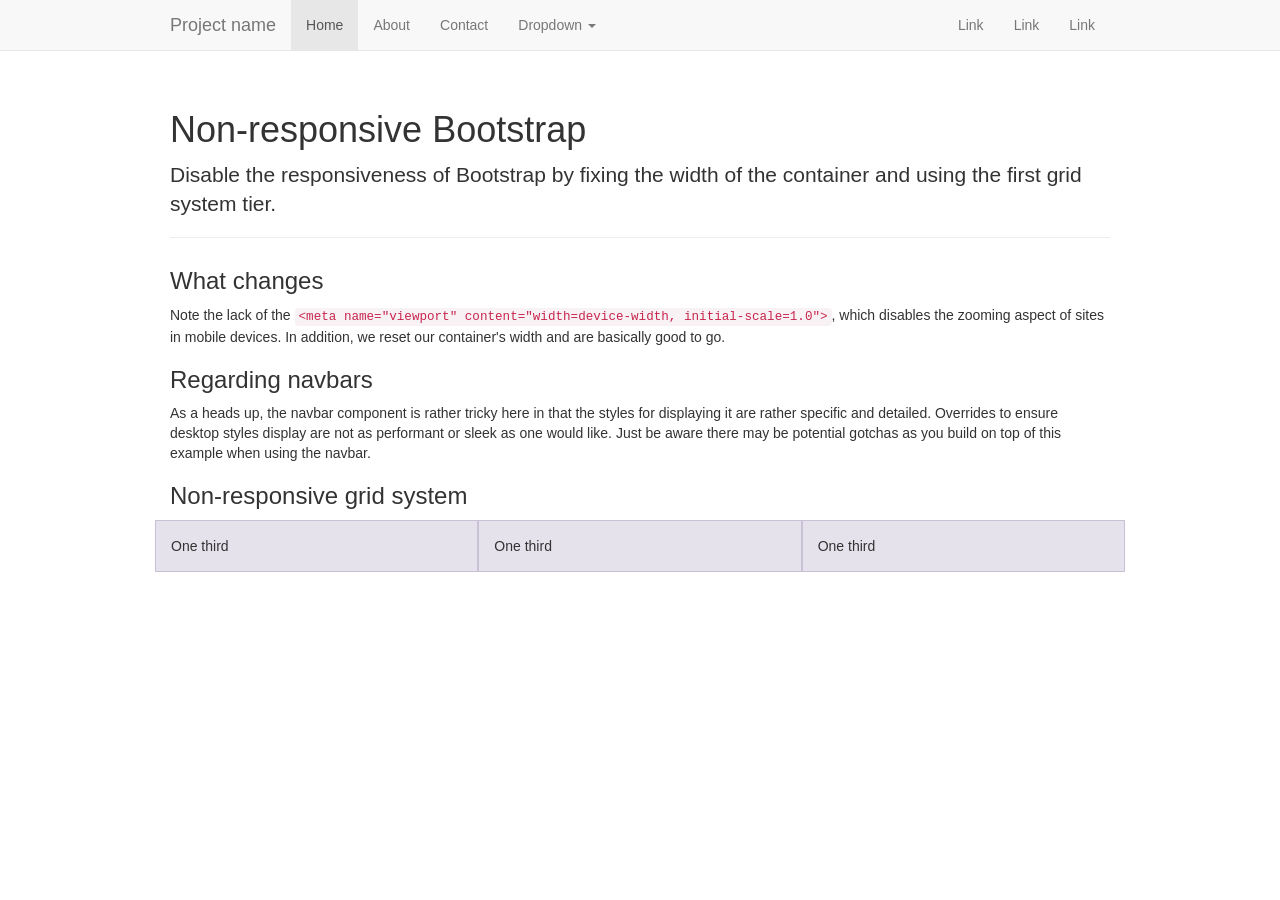
<file: lab4/bootstrap-3.0.0/examples/non-responsive/index.html>
<!DOCTYPE html>
<html lang="en">
  <head>
    <meta charset="utf-8">
    <meta name="description" content="">
    <meta name="author" content="">

    <!-- Note there is no responsive meta tag here -->

    <link rel="shortcut icon" href="../../assets/ico/favicon.png">

    <title>Non-responsive Template for Bootstrap</title>

    <!-- Bootstrap core CSS -->
    <link href="../../dist/css/bootstrap.css" rel="stylesheet">

    <!-- Custom styles for this template -->
    <link href="non-responsive.css" rel="stylesheet">

    <!-- HTML5 shim and Respond.js IE8 support of HTML5 elements and media queries -->
    <!--[if lt IE 9]>
      <script src="../../assets/js/html5shiv.js"></script>
      <script src="../../assets/js/respond.min.js"></script>
    <![endif]-->
  </head>

  <body>

    <!-- Fixed navbar -->
    <div class="navbar navbar-default navbar-fixed-top">
      <div class="container">
        <div class="navbar-header">
          <button type="button" class="navbar-toggle" data-toggle="collapse" data-target=".navbar-collapse">
            <span class="icon-bar"></span>
            <span class="icon-bar"></span>
            <span class="icon-bar"></span>
          </button>
          <a class="navbar-brand" href="#">Project name</a>
        </div>
        <div class="navbar-collapse collapse">
          <ul class="nav navbar-nav">
            <li class="active"><a href="#">Home</a></li>
            <li><a href="#about">About</a></li>
            <li><a href="#contact">Contact</a></li>
            <li class="dropdown">
              <a href="#" class="dropdown-toggle" data-toggle="dropdown">Dropdown <b class="caret"></b></a>
              <ul class="dropdown-menu">
                <li><a href="#">Action</a></li>
                <li><a href="#">Another action</a></li>
                <li><a href="#">Something else here</a></li>
                <li class="divider"></li>
                <li class="dropdown-header">Nav header</li>
                <li><a href="#">Separated link</a></li>
                <li><a href="#">One more separated link</a></li>
              </ul>
            </li>
          </ul>
          <ul class="nav navbar-nav navbar-right">
            <li><a href="#">Link</a></li>
            <li><a href="#">Link</a></li>
            <li><a href="#">Link</a></li>
          </ul>
        </div><!--/.nav-collapse -->
      </div>
    </div>

    <div class="container">

      <div class="page-header">
        <h1>Non-responsive Bootstrap</h1>
        <p class="lead">Disable the responsiveness of Bootstrap by fixing the width of the container and using the first grid system tier.</p>
      </div>

      <h3>What changes</h3>
      <p>Note the lack of the <code>&lt;meta name="viewport" content="width=device-width, initial-scale=1.0"&gt;</code>, which disables the zooming aspect of sites in mobile devices. In addition, we reset our container's width and are basically good to go.</p>

      <h3>Regarding navbars</h3>
      <p>As a heads up, the navbar component is rather tricky here in that the styles for displaying it are rather specific and detailed. Overrides to ensure desktop styles display are not as performant or sleek as one would like. Just be aware there may be potential gotchas as you build on top of this example when using the navbar.</p>

      <h3>Non-responsive grid system</h3>
      <div class="row">
        <div class="col-xs-4">One third</div>
        <div class="col-xs-4">One third</div>
        <div class="col-xs-4">One third</div>
      </div>

    </div> <!-- /container -->


    <!-- Bootstrap core JavaScript
    ================================================== -->
    <!-- Placed at the end of the document so the pages load faster -->
    <script src="../../assets/js/jquery.js"></script>
    <script src="../../dist/js/bootstrap.min.js"></script>
  </body>
</html>
</file>
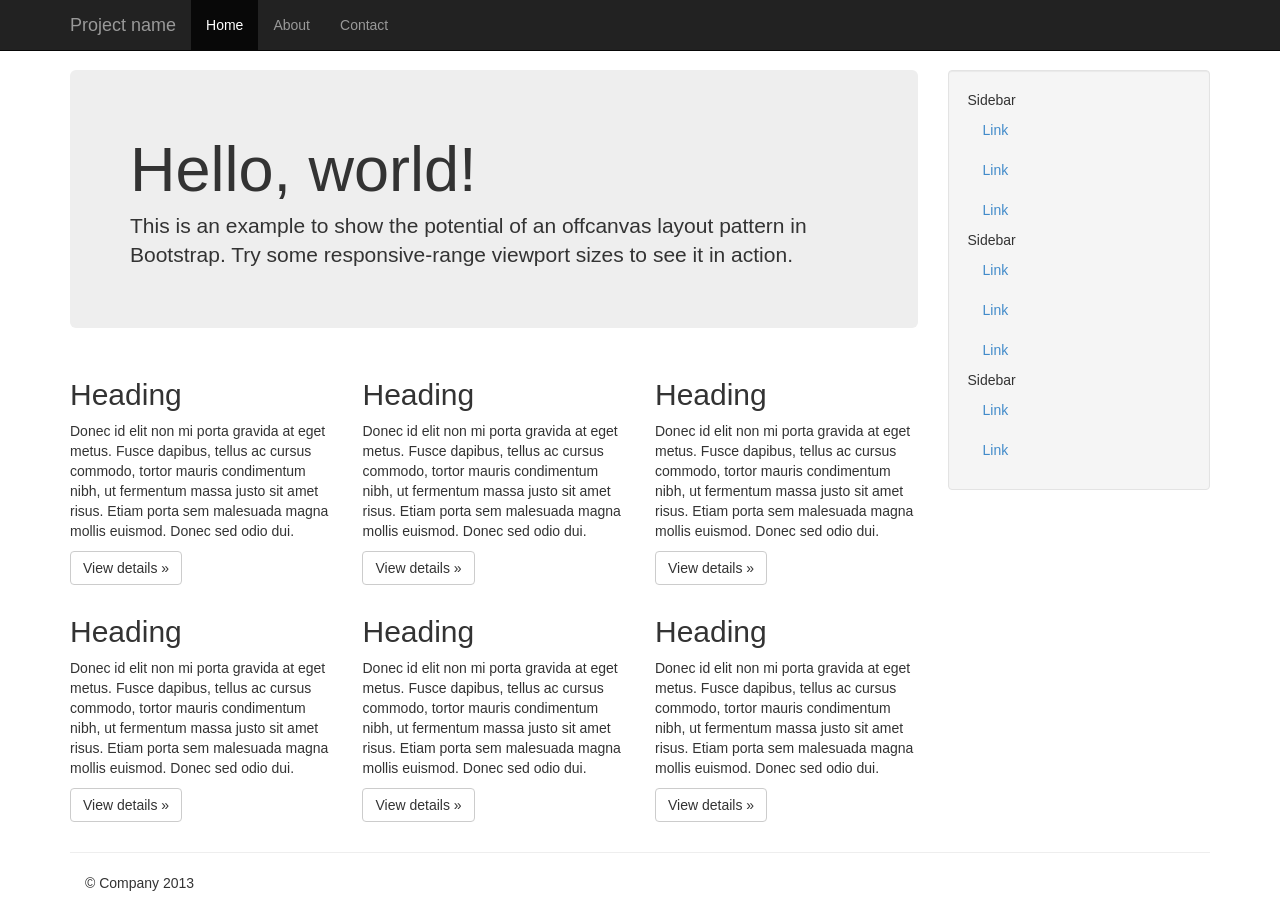
<file: lab4/bootstrap-3.0.0/examples/offcanvas/index.html>
<!DOCTYPE html>
<html lang="en">
  <head>
    <meta charset="utf-8">
    <meta name="viewport" content="width=device-width, initial-scale=1.0">
    <meta name="description" content="">
    <meta name="author" content="">
    <link rel="shortcut icon" href="../../assets/ico/favicon.png">

    <title>Off Canvas Template for Bootstrap</title>

    <!-- Bootstrap core CSS -->
    <link href="../../dist/css/bootstrap.min.css" rel="stylesheet">

    <!-- Custom styles for this template -->
    <link href="offcanvas.css" rel="stylesheet">

    <!-- HTML5 shim and Respond.js IE8 support of HTML5 elements and media queries -->
    <!--[if lt IE 9]>
      <script src="../../assets/js/html5shiv.js"></script>
      <script src="../../assets/js/respond.min.js"></script>
    <![endif]-->
  </head>

  <body>
    <div class="navbar navbar-fixed-top navbar-inverse" role="navigation">
      <div class="container">
        <div class="navbar-header">
          <button type="button" class="navbar-toggle" data-toggle="collapse" data-target=".navbar-collapse">
            <span class="icon-bar"></span>
            <span class="icon-bar"></span>
            <span class="icon-bar"></span>
          </button>
          <a class="navbar-brand" href="#">Project name</a>
        </div>
        <div class="collapse navbar-collapse">
          <ul class="nav navbar-nav">
            <li class="active"><a href="#">Home</a></li>
            <li><a href="#about">About</a></li>
            <li><a href="#contact">Contact</a></li>
          </ul>
        </div><!-- /.nav-collapse -->
      </div><!-- /.container -->
    </div><!-- /.navbar -->

    <div class="container">

      <div class="row row-offcanvas row-offcanvas-right">
        <div class="col-xs-12 col-sm-9">
          <p class="pull-right visible-xs">
            <button type="button" class="btn btn-primary btn-xs" data-toggle="offcanvas">Toggle nav</button>
          </p>
          <div class="jumbotron">
            <h1>Hello, world!</h1>
            <p>This is an example to show the potential of an offcanvas layout pattern in Bootstrap. Try some responsive-range viewport sizes to see it in action.</p>
          </div>
          <div class="row">
            <div class="col-6 col-sm-6 col-lg-4">
              <h2>Heading</h2>
              <p>Donec id elit non mi porta gravida at eget metus. Fusce dapibus, tellus ac cursus commodo, tortor mauris condimentum nibh, ut fermentum massa justo sit amet risus. Etiam porta sem malesuada magna mollis euismod. Donec sed odio dui. </p>
              <p><a class="btn btn-default" href="#">View details &raquo;</a></p>
            </div><!--/span-->
            <div class="col-6 col-sm-6 col-lg-4">
              <h2>Heading</h2>
              <p>Donec id elit non mi porta gravida at eget metus. Fusce dapibus, tellus ac cursus commodo, tortor mauris condimentum nibh, ut fermentum massa justo sit amet risus. Etiam porta sem malesuada magna mollis euismod. Donec sed odio dui. </p>
              <p><a class="btn btn-default" href="#">View details &raquo;</a></p>
            </div><!--/span-->
            <div class="col-6 col-sm-6 col-lg-4">
              <h2>Heading</h2>
              <p>Donec id elit non mi porta gravida at eget metus. Fusce dapibus, tellus ac cursus commodo, tortor mauris condimentum nibh, ut fermentum massa justo sit amet risus. Etiam porta sem malesuada magna mollis euismod. Donec sed odio dui. </p>
              <p><a class="btn btn-default" href="#">View details &raquo;</a></p>
            </div><!--/span-->
            <div class="col-6 col-sm-6 col-lg-4">
              <h2>Heading</h2>
              <p>Donec id elit non mi porta gravida at eget metus. Fusce dapibus, tellus ac cursus commodo, tortor mauris condimentum nibh, ut fermentum massa justo sit amet risus. Etiam porta sem malesuada magna mollis euismod. Donec sed odio dui. </p>
              <p><a class="btn btn-default" href="#">View details &raquo;</a></p>
            </div><!--/span-->
            <div class="col-6 col-sm-6 col-lg-4">
              <h2>Heading</h2>
              <p>Donec id elit non mi porta gravida at eget metus. Fusce dapibus, tellus ac cursus commodo, tortor mauris condimentum nibh, ut fermentum massa justo sit amet risus. Etiam porta sem malesuada magna mollis euismod. Donec sed odio dui. </p>
              <p><a class="btn btn-default" href="#">View details &raquo;</a></p>
            </div><!--/span-->
            <div class="col-6 col-sm-6 col-lg-4">
              <h2>Heading</h2>
              <p>Donec id elit non mi porta gravida at eget metus. Fusce dapibus, tellus ac cursus commodo, tortor mauris condimentum nibh, ut fermentum massa justo sit amet risus. Etiam porta sem malesuada magna mollis euismod. Donec sed odio dui. </p>
              <p><a class="btn btn-default" href="#">View details &raquo;</a></p>
            </div><!--/span-->
          </div><!--/row-->
        </div><!--/span-->

        <div class="col-xs-6 col-sm-3 sidebar-offcanvas" id="sidebar" role="navigation">
          <div class="well sidebar-nav">
            <ul class="nav">
              <li>Sidebar</li>
              <li class="active"><a href="#">Link</a></li>
              <li><a href="#">Link</a></li>
              <li><a href="#">Link</a></li>
              <li>Sidebar</li>
              <li><a href="#">Link</a></li>
              <li><a href="#">Link</a></li>
              <li><a href="#">Link</a></li>
              <li>Sidebar</li>
              <li><a href="#">Link</a></li>
              <li><a href="#">Link</a></li>
            </ul>
          </div><!--/.well -->
        </div><!--/span-->
      </div><!--/row-->

      <hr>

      <footer>
        <p>&copy; Company 2013</p>
      </footer>

    </div><!--/.container-->



    <!-- Bootstrap core JavaScript
    ================================================== -->
    <!-- Placed at the end of the document so the pages load faster -->
    <script src="../../assets/js/jquery.js"></script>
    <script src="../../dist/js/bootstrap.min.js"></script>
    <script src="offcanvas.js"></script>
  </body>
</html>
</file>
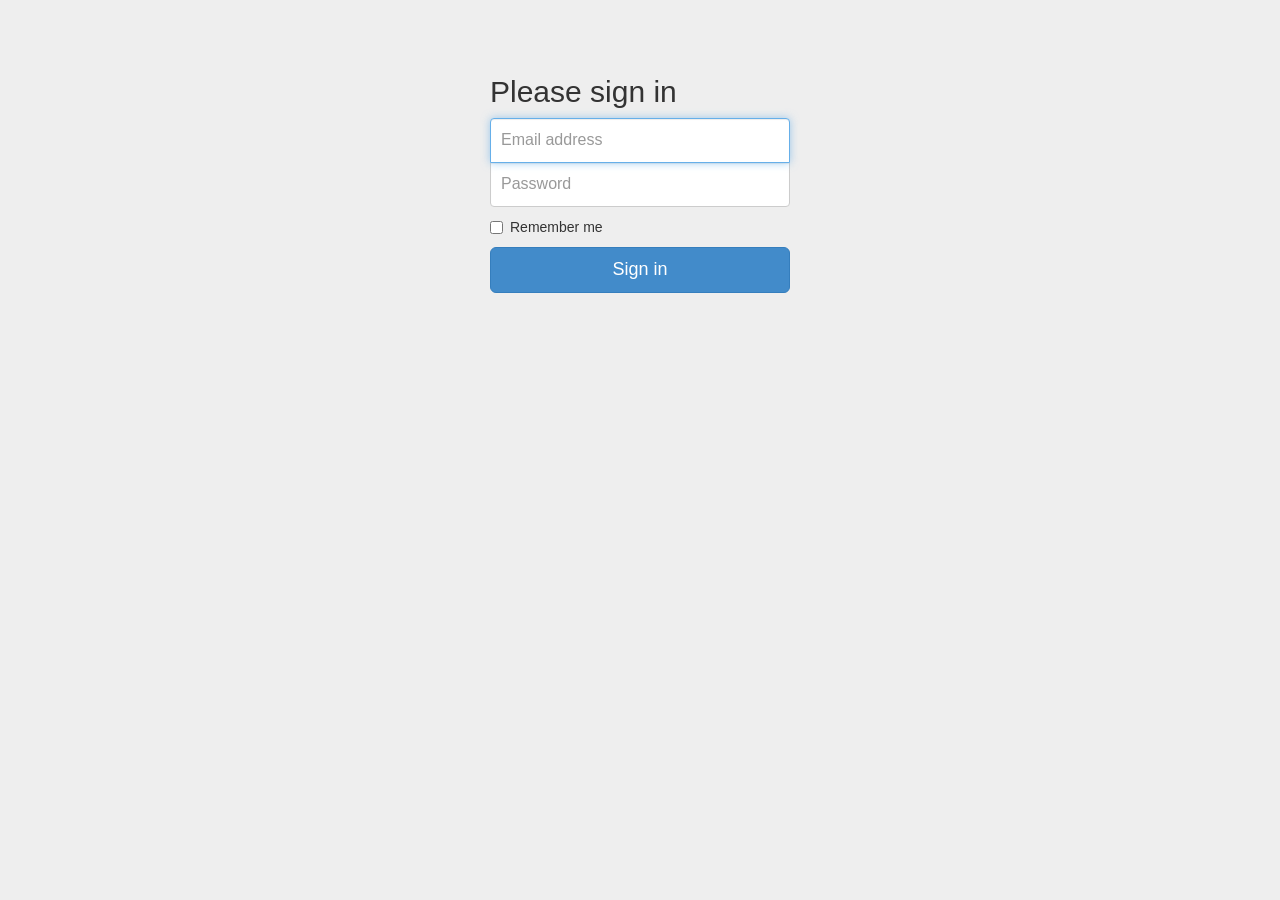
<file: lab4/bootstrap-3.0.0/examples/signin/index.html>
<!DOCTYPE html>
<html lang="en">
  <head>
    <meta charset="utf-8">
    <meta name="viewport" content="width=device-width, initial-scale=1.0">
    <meta name="description" content="">
    <meta name="author" content="">
    <link rel="shortcut icon" href="../../assets/ico/favicon.png">

    <title>Signin Template for Bootstrap</title>

    <!-- Bootstrap core CSS -->
    <link href="../../dist/css/bootstrap.css" rel="stylesheet">

    <!-- Custom styles for this template -->
    <link href="signin.css" rel="stylesheet">

    <!-- HTML5 shim and Respond.js IE8 support of HTML5 elements and media queries -->
    <!--[if lt IE 9]>
      <script src="../../assets/js/html5shiv.js"></script>
      <script src="../../assets/js/respond.min.js"></script>
    <![endif]-->
  </head>

  <body>

    <div class="container">

      <form class="form-signin">
        <h2 class="form-signin-heading">Please sign in</h2>
        <input type="text" class="form-control" placeholder="Email address" autofocus>
        <input type="password" class="form-control" placeholder="Password">
        <label class="checkbox">
          <input type="checkbox" value="remember-me"> Remember me
        </label>
        <button class="btn btn-lg btn-primary btn-block" type="submit">Sign in</button>
      </form>

    </div> <!-- /container -->


    <!-- Bootstrap core JavaScript
    ================================================== -->
    <!-- Placed at the end of the document so the pages load faster -->
  </body>
</html>
</file>
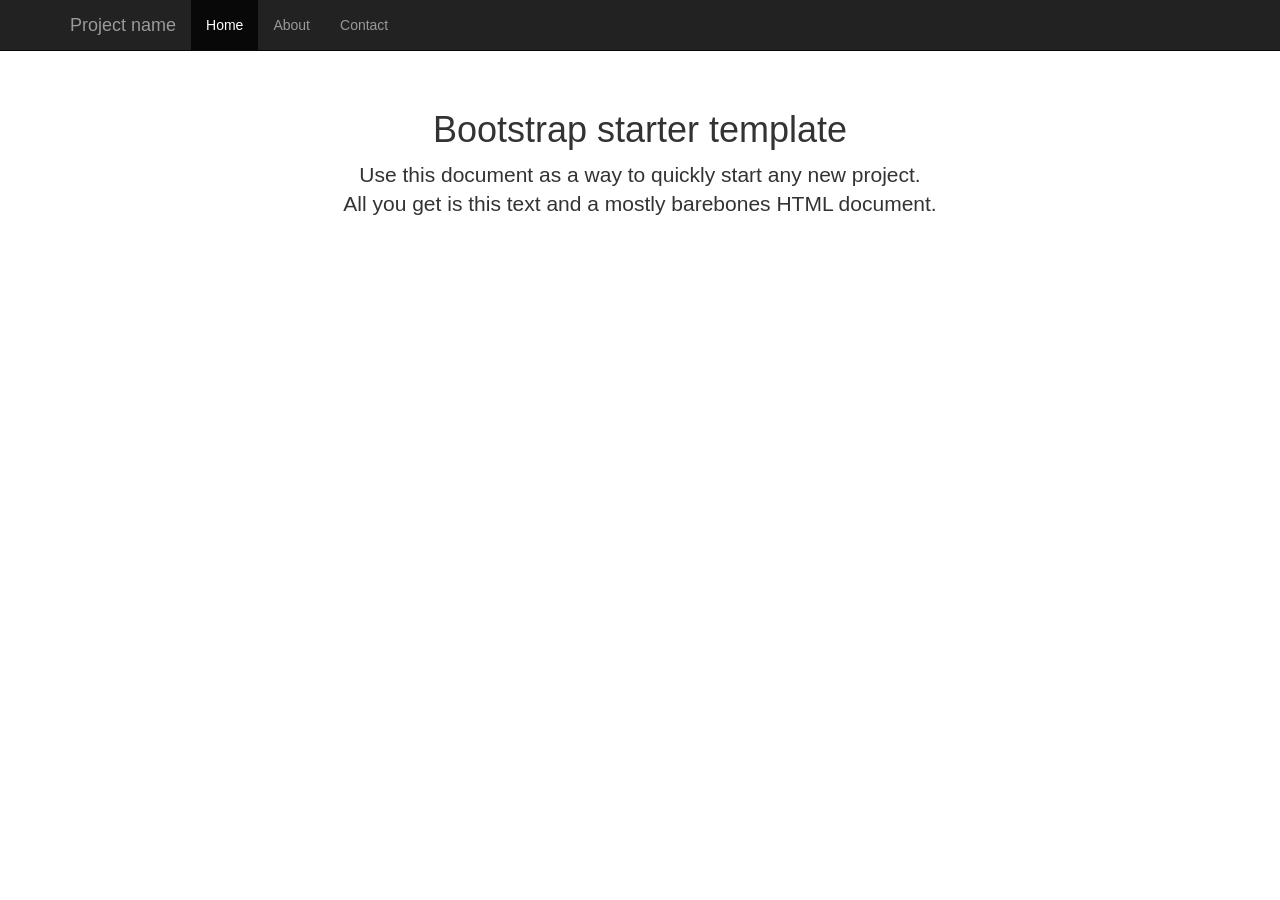
<file: lab4/bootstrap-3.0.0/examples/starter-template/index.html>
<!DOCTYPE html>
<html lang="en">
  <head>
    <meta charset="utf-8">
    <meta name="viewport" content="width=device-width, initial-scale=1.0">
    <meta name="description" content="">
    <meta name="author" content="">
    <link rel="shortcut icon" href="../../assets/ico/favicon.png">

    <title>Starter Template for Bootstrap</title>

    <!-- Bootstrap core CSS -->
    <link href="../../dist/css/bootstrap.css" rel="stylesheet">

    <!-- Custom styles for this template -->
    <link href="starter-template.css" rel="stylesheet">

    <!-- HTML5 shim and Respond.js IE8 support of HTML5 elements and media queries -->
    <!--[if lt IE 9]>
      <script src="../../assets/js/html5shiv.js"></script>
      <script src="../../assets/js/respond.min.js"></script>
    <![endif]-->
  </head>

  <body>

    <div class="navbar navbar-inverse navbar-fixed-top">
      <div class="container">
        <div class="navbar-header">
          <button type="button" class="navbar-toggle" data-toggle="collapse" data-target=".navbar-collapse">
            <span class="icon-bar"></span>
            <span class="icon-bar"></span>
            <span class="icon-bar"></span>
          </button>
          <a class="navbar-brand" href="#">Project name</a>
        </div>
        <div class="collapse navbar-collapse">
          <ul class="nav navbar-nav">
            <li class="active"><a href="#">Home</a></li>
            <li><a href="#about">About</a></li>
            <li><a href="#contact">Contact</a></li>
          </ul>
        </div><!--/.nav-collapse -->
      </div>
    </div>

    <div class="container">

      <div class="starter-template">
        <h1>Bootstrap starter template</h1>
        <p class="lead">Use this document as a way to quickly start any new project.<br> All you get is this text and a mostly barebones HTML document.</p>
      </div>

    </div><!-- /.container -->


    <!-- Bootstrap core JavaScript
    ================================================== -->
    <!-- Placed at the end of the document so the pages load faster -->
    <script src="../../assets/js/jquery.js"></script>
    <script src="../../dist/js/bootstrap.min.js"></script>
  </body>
</html>
</file>
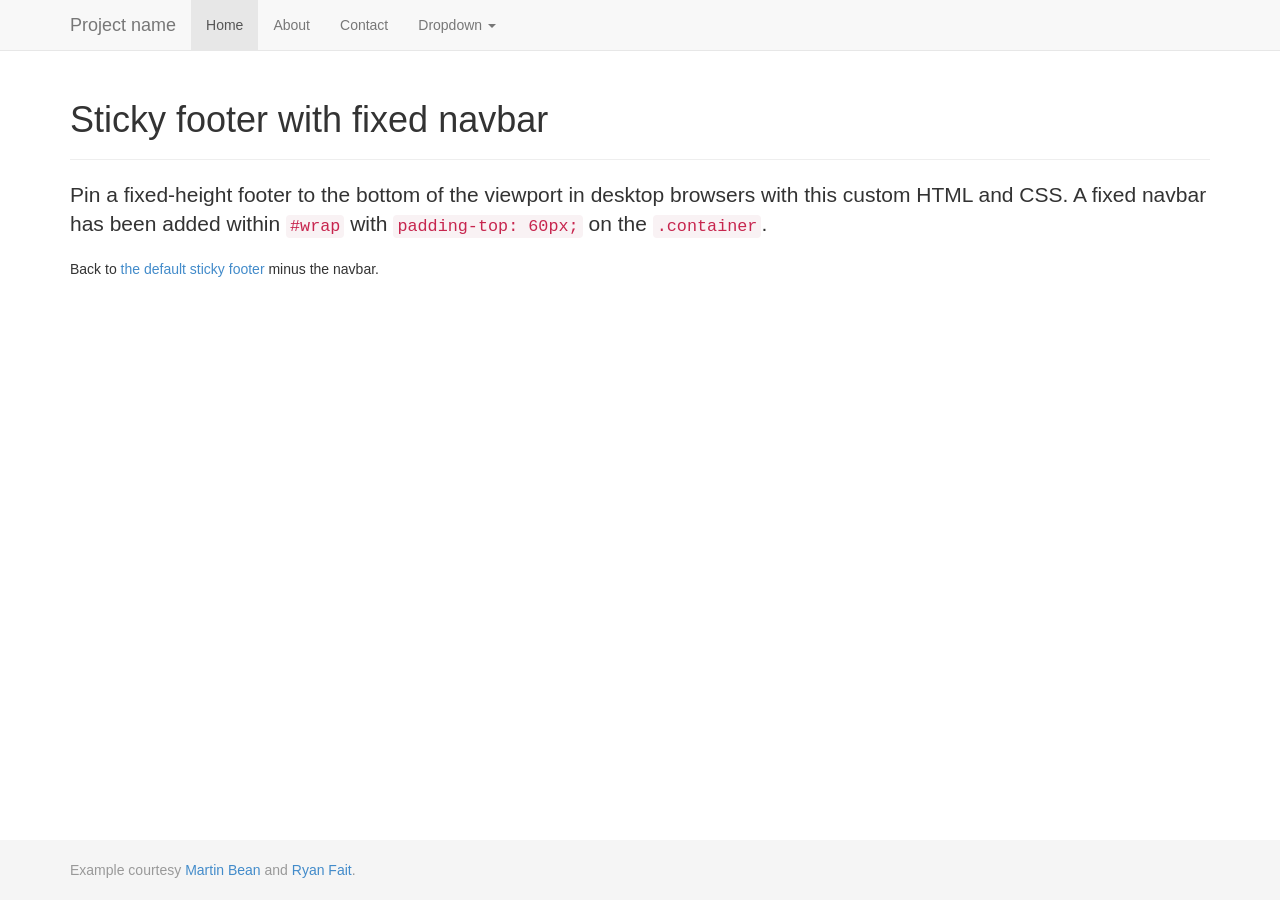
<file: lab4/bootstrap-3.0.0/examples/sticky-footer-navbar/index.html>
<!DOCTYPE html>
<html lang="en">
  <head>
    <meta charset="utf-8">
    <meta name="viewport" content="width=device-width, initial-scale=1.0">
    <meta name="description" content="">
    <meta name="author" content="">
    <link rel="shortcut icon" href="../../assets/ico/favicon.png">

    <title>Sticky Footer Navbar Template for Bootstrap</title>

    <!-- Bootstrap core CSS -->
    <link href="../../dist/css/bootstrap.css" rel="stylesheet">

    <!-- Custom styles for this template -->
    <link href="sticky-footer-navbar.css" rel="stylesheet">

    <!-- HTML5 shim and Respond.js IE8 support of HTML5 elements and media queries -->
    <!--[if lt IE 9]>
      <script src="../../assets/js/html5shiv.js"></script>
      <script src="../../assets/js/respond.min.js"></script>
    <![endif]-->
  </head>

  <body>

    <!-- Wrap all page content here -->
    <div id="wrap">

      <!-- Fixed navbar -->
      <div class="navbar navbar-default navbar-fixed-top">
        <div class="container">
          <div class="navbar-header">
            <button type="button" class="navbar-toggle" data-toggle="collapse" data-target=".navbar-collapse">
              <span class="icon-bar"></span>
              <span class="icon-bar"></span>
              <span class="icon-bar"></span>
            </button>
            <a class="navbar-brand" href="#">Project name</a>
          </div>
          <div class="collapse navbar-collapse">
            <ul class="nav navbar-nav">
              <li class="active"><a href="#">Home</a></li>
              <li><a href="#about">About</a></li>
              <li><a href="#contact">Contact</a></li>
              <li class="dropdown">
                <a href="#" class="dropdown-toggle" data-toggle="dropdown">Dropdown <b class="caret"></b></a>
                <ul class="dropdown-menu">
                  <li><a href="#">Action</a></li>
                  <li><a href="#">Another action</a></li>
                  <li><a href="#">Something else here</a></li>
                  <li class="divider"></li>
                  <li class="dropdown-header">Nav header</li>
                  <li><a href="#">Separated link</a></li>
                  <li><a href="#">One more separated link</a></li>
                </ul>
              </li>
            </ul>
          </div><!--/.nav-collapse -->
        </div>
      </div>

      <!-- Begin page content -->
      <div class="container">
        <div class="page-header">
          <h1>Sticky footer with fixed navbar</h1>
        </div>
        <p class="lead">Pin a fixed-height footer to the bottom of the viewport in desktop browsers with this custom HTML and CSS. A fixed navbar has been added within <code>#wrap</code> with <code>padding-top: 60px;</code> on the <code>.container</code>.</p>
        <p>Back to <a href="../sticky-footer">the default sticky footer</a> minus the navbar.</p>
      </div>
    </div>

    <div id="footer">
      <div class="container">
        <p class="text-muted credit">Example courtesy <a href="http://martinbean.co.uk">Martin Bean</a> and <a href="http://ryanfait.com/sticky-footer/">Ryan Fait</a>.</p>
      </div>
    </div>


    <!-- Bootstrap core JavaScript
    ================================================== -->
    <!-- Placed at the end of the document so the pages load faster -->
    <script src="../../assets/js/jquery.js"></script>
    <script src="../../dist/js/bootstrap.min.js"></script>
  </body>
</html>
</file>
<file: css/index.css>
body {
    height: 100%;
    width: 100%;
}

html {
    height: 100%;
    width: 100%;
}

body {
    font-family: Arial, Helvetica, sans-serif;
    margin: 0;
    background-color: #1b2838;
    color: #acb2b8
}

header {
    color: #b8b6b4;
    height: 10%;
    background-color: #171a21;
    display: flex;
}

nav {
    position: relative;
    left: 80px;
    top: 25px;
}

li {
    display: inline-block;
}

nav li {
    padding: 0 1em;
}

a {
    color: #b8b6b4;
    text-decoration: none;
}

a:hover {
    color: #87bff2;
}

nav li a {
    color: #b8b6b4;
}

aside {
    float: right;
    margin: 1% 5%;
    width: 30%;
    background-color: #171a21;
    height: 42%;
}

aside a {
    color: white;
}

aside img, aside ul {
    padding: 0;
    width: 100%;
}

aside ul {
    padding-top: 0.85em;
}

aside li {
    display: block;
    text-align: center;
    padding: 0.2em 0;
}

.title, h2 {
    color: #ebebeb;
}

.title {
    margin: 1em 5%;
    display: inline;
    display: flex;
    text-align: center;
}

.title img {
    border: #b8b6b4 solid 2px;
}

.title div {
    display: inline;
    padding-left: 1em;
    margin: auto 0;
    font-size: x-large;
    font-weight: bold;
}

.title span {
    font-weight: normal;
    font-size: small;
}

.title .symbol {
    color: #b8b6b4;
    font-size: large;
}

section {
    margin: 0 5%;
}

section blockquote {
    margin: 0;
    width: 60%;
    font-size: small;
    background-color: #171a21;
    padding: 0.7em;
    color: #b8b6b4;
    border-top: 1px solid rgba(85, 125, 171, 0.6)
}

section h2 {
    font-weight: bold;
    font-size: 0.6cm;
    margin-top: 0.5cm;
    margin-bottom: 0.5cm;
}

section p {
    line-height: 20px;
    margin-bottom: 25px;
}

p small {
    margin: 0;
    padding: 0;
    color: #b8b6b4;
}

section h3 {
    font-weight: bold;
    font-size: 0.5cm;
    margin-top: 0.5cm;
    margin-bottom: 0.5cm;
}

hr {
    width: 90%;
    margin: 0 5%;
    border-width: 0;
    height: 1px;
    color: rgba(85, 125, 171, 0.6);
    background-color: rgba(85, 125, 171, 0.6);
}

.value ul {
    display: inline-block;
    margin-left: 4em;
}

.value {
    color: #b8b6b4;
    font-size: small;
    margin: 2em 0 3em 0;
}

.value li {
    padding: 0.2em 0.6em;
    background-color: rgba(85, 125, 171, 0.6);
    border-radius: 3px;
}

h3 {
    color: #ebebeb;
}

h4 {
    font-weight: normal;
    color: #ebebeb;
    margin: 0;
}

h4 small {
    color: #56707f;
}

.comment li {
    display: block;
    margin: 1.5em 0 0 2em;
}

.active {
    color: #87bff2;
}
</file>
<file: lab4/bootstrap-3.0.0/examples/grid/grid.css>
.container {
  padding-left: 15px;
  padding-right: 15px;
}

h4 {
  margin-top: 25px;
}
.row {
  margin-bottom: 20px;
}
.row .row {
  margin-top: 10px;
  margin-bottom: 0;
}
[class*="col-"] {
  padding-top: 15px;
  padding-bottom: 15px;
  background-color: #eee;
  border: 1px solid #ddd;
  background-color: rgba(86,61,124,.15);
  border: 1px solid rgba(86,61,124,.2);
}

hr {
  margin-top: 40px;
  margin-bottom: 40px;
}
</file>
<file: lab4/bootstrap-3.0.0/examples/jumbotron-narrow/jumbotron-narrow.css>
/* Space out content a bit */
body {
  padding-top: 20px;
  padding-bottom: 20px;
}

/* Everything but the jumbotron gets side spacing for mobile first views */
.header,
.marketing,
.footer {
  padding-left: 15px;
  padding-right: 15px;
}

/* Custom page header */
.header {
  border-bottom: 1px solid #e5e5e5;
}
/* Make the masthead heading the same height as the navigation */
.header h3 {
  margin-top: 0;
  margin-bottom: 0;
  line-height: 40px;
  padding-bottom: 19px;
}

/* Custom page footer */
.footer {
  padding-top: 19px;
  color: #777;
  border-top: 1px solid #e5e5e5;
}

/* Customize container */
@media (min-width: 768px) {
  .container {
    max-width: 730px;
  }
}
.container-narrow > hr {
  margin: 30px 0;
}

/* Main marketing message and sign up button */
.jumbotron {
  text-align: center;
  border-bottom: 1px solid #e5e5e5;
}
.jumbotron .btn {
  font-size: 21px;
  padding: 14px 24px;
}

/* Supporting marketing content */
.marketing {
  margin: 40px 0;
}
.marketing p + h4 {
  margin-top: 28px;
}

/* Responsive: Portrait tablets and up */
@media screen and (min-width: 768px) {
  /* Remove the padding we set earlier */
  .header,
  .marketing,
  .footer {
    padding-left: 0;
    padding-right: 0;
  }
  /* Space out the masthead */
  .header {
    margin-bottom: 30px;
  }
  /* Remove the bottom border on the jumbotron for visual effect */
  .jumbotron {
    border-bottom: 0;
  }
}
</file>
<file: lab4/bootstrap-3.0.0/examples/jumbotron/jumbotron.css>
/* Move down content because we have a fixed navbar that is 50px tall */
body {
  padding-top: 50px;
  padding-bottom: 20px;
}
</file>
<file: lab4/bootstrap-3.0.0/examples/justified-nav/justified-nav.css>
body {
  padding-top: 20px;
}

.footer {
  border-top: 1px solid #eee;
  margin-top: 40px;
  padding-top: 40px;
  padding-bottom: 40px;
}

/* Main marketing message and sign up button */
.jumbotron {
  text-align: center;
  background-color: transparent;
}
.jumbotron .btn {
  font-size: 21px;
  padding: 14px 24px;
}

/* Customize the nav-justified links to be fill the entire space of the .navbar */

.nav-justified {
  background-color: #eee;
  border-radius: 5px;
  border: 1px solid #ccc;
}
.nav-justified > li > a {
  padding-top: 15px;
  padding-bottom: 15px;
  color: #777;
  font-weight: bold;
  text-align: center;
  border-bottom: 1px solid #d5d5d5;
  background-color: #e5e5e5; /* Old browsers */
  background-repeat: repeat-x; /* Repeat the gradient */
  background-image: -moz-linear-gradient(top, #f5f5f5 0%, #e5e5e5 100%); /* FF3.6+ */
  background-image: -webkit-gradient(linear, left top, left bottom, color-stop(0%,#f5f5f5), color-stop(100%,#e5e5e5)); /* Chrome,Safari4+ */
  background-image: -webkit-linear-gradient(top, #f5f5f5 0%,#e5e5e5 100%); /* Chrome 10+,Safari 5.1+ */
  background-image: -ms-linear-gradient(top, #f5f5f5 0%,#e5e5e5 100%); /* IE10+ */
  background-image: -o-linear-gradient(top, #f5f5f5 0%,#e5e5e5 100%); /* Opera 11.10+ */
  filter: progid:DXImageTransform.Microsoft.gradient( startColorstr='#f5f5f5', endColorstr='#e5e5e5',GradientType=0 ); /* IE6-9 */
  background-image: linear-gradient(top, #f5f5f5 0%,#e5e5e5 100%); /* W3C */
}
.nav-justified > .active > a,
.nav-justified > .active > a:hover,
.nav-justified > .active > a:focus {
  background-color: #ddd;
  background-image: none;
  box-shadow: inset 0 3px 7px rgba(0,0,0,.15);
}
.nav-justified > li:first-child > a {
  border-radius: 5px 5px 0 0;
}
.nav-justified > li:last-child > a {
  border-bottom: 0;
  border-radius: 0 0 5px 5px;
}

@media (min-width: 768px) {
  .nav-justified {
    max-height: 52px;
  }
  .nav-justified > li > a {
    border-left: 1px solid #fff;
    border-right: 1px solid #d5d5d5;
  }
  .nav-justified > li:first-child > a {
    border-left: 0;
    border-radius: 5px 0 0 5px;
  }
  .nav-justified > li:last-child > a {
    border-radius: 0 5px 5px 0;
    border-right: 0;
  }
}

/* Responsive: Portrait tablets and up */
@media screen and (min-width: 768px) {
  /* Remove the padding we set earlier */
  .masthead,
  .marketing,
  .footer {
    padding-left: 0;
    padding-right: 0;
  }
}
</file>
<file: lab4/bootstrap-3.0.0/examples/navbar-fixed-top/navbar-fixed-top.css>
body {
  min-height: 2000px;
  padding-top: 70px;
}
</file>
<file: lab4/bootstrap-3.0.0/examples/navbar-static-top/navbar-static-top.css>
body {
  min-height: 2000px;
}

.navbar-static-top {
  margin-bottom: 19px;
}
</file>
<file: lab4/bootstrap-3.0.0/examples/navbar/navbar.css>
body {
padding: 30px;
}

.navbar {
margin-bottom: 30px;
}
</file>
<file: lab4/bootstrap-3.0.0/examples/non-responsive/non-responsive.css>
/* Template-specific stuff
 *
 * Customizations just for the template—these are not necessary for anything
 * with disabling the responsiveness.
 */

/* Account for fixed navbar */
body {
  padding-top: 70px;
  padding-bottom: 30px;
}

/* Finesse the page header spacing */
.page-header {
  margin-bottom: 30px;
}
.page-header .lead {
  margin-bottom: 10px;
}


/* Non-responsive overrides
 *
 * Utilitze the following CSS to disable the responsive-ness of the container,
 * grid system, and navbar.
 */

/* Reset the container */
.container {
  max-width: none !important;
  width: 970px;
}

/* Demonstrate the grids */
.col-xs-4 {
  padding-top: 15px;
  padding-bottom: 15px;
  background-color: #eee;
  border: 1px solid #ddd;
  background-color: rgba(86,61,124,.15);
  border: 1px solid rgba(86,61,124,.2);
}

.container .navbar-header,
.container .navbar-collapse {
  margin-right: 0;
  margin-left: 0;
}

/* Always float the navbar header */
.navbar-header {
  float: left;
}

/* Undo the collapsing navbar */
.navbar-collapse {
  display: block !important;
  height: auto !important;
  padding-bottom: 0;
  overflow: visible !important;
}

.navbar-toggle {
  display: none;
}

.navbar-brand {
  margin-left: -15px;
}

/* Always apply the floated nav */
.navbar-nav {
  float: left;
  margin: 0;
}
.navbar-nav > li {
  float: left;
}
.navbar-nav > li > a {
  padding: 15px;
}

/* Redeclare since we override the float above */
.navbar-nav.navbar-right {
  float: right;
}

/* Undo custom dropdowns */
.navbar .open .dropdown-menu {
  position: absolute;
  float: left;
  background-color: #fff;
  border: 1px solid #cccccc;
  border: 1px solid rgba(0, 0, 0, 0.15);
  border-width: 0 1px 1px;
  border-radius: 0 0 4px 4px;
  -webkit-box-shadow: 0 6px 12px rgba(0, 0, 0, 0.175);
          box-shadow: 0 6px 12px rgba(0, 0, 0, 0.175);
}
.navbar .open .dropdown-menu > li > a {
  color: #333;
}
.navbar .open .dropdown-menu > li > a:hover,
.navbar .open .dropdown-menu > li > a:focus,
.navbar .open .dropdown-menu > .active > a,
.navbar .open .dropdown-menu > .active > a:hover,
.navbar .open .dropdown-menu > .active > a:focus {
  color: #fff !important;
  background-color: #428bca !important;
}
.navbar .open .dropdown-menu > .disabled > a,
.navbar .open .dropdown-menu > .disabled > a:hover,
.navbar .open .dropdown-menu > .disabled > a:focus {
  color: #999 !important;
  background-color: transparent !important;
}
</file>
<file: lab4/bootstrap-3.0.0/examples/offcanvas/offcanvas.css>
/*
 * Style twaks
 * --------------------------------------------------
 */
body {
  padding-top: 70px;
}
footer {
  padding-left: 15px;
  padding-right: 15px;
}

/*
 * Off Canvas
 * --------------------------------------------------
 */
@media screen and (max-width: 768px) {
  .row-offcanvas {
    position: relative;
    -webkit-transition: all 0.25s ease-out;
    -moz-transition: all 0.25s ease-out;
    transition: all 0.25s ease-out;
  }

  .row-offcanvas-right
  .sidebar-offcanvas {
    right: -50%; /* 6 columns */
  }

  .row-offcanvas-left
  .sidebar-offcanvas {
    left: -50%; /* 6 columns */
  }

  .row-offcanvas-right.active {
    right: 50%; /* 6 columns */
  }

  .row-offcanvas-left.active {
    left: 50%; /* 6 columns */
  }

  .sidebar-offcanvas {
    position: absolute;
    top: 0;
    width: 50%; /* 6 columns */
  }
}
</file>
<file: lab4/bootstrap-3.0.0/examples/signin/signin.css>
body {
  padding-top: 40px;
  padding-bottom: 40px;
  background-color: #eee;
}

.form-signin {
  max-width: 330px;
  padding: 15px;
  margin: 0 auto;
}
.form-signin .form-signin-heading,
.form-signin .checkbox {
  margin-bottom: 10px;
}
.form-signin .checkbox {
  font-weight: normal;
}
.form-signin .form-control {
  position: relative;
  font-size: 16px;
  height: auto;
  padding: 10px;
  -webkit-box-sizing: border-box;
     -moz-box-sizing: border-box;
          box-sizing: border-box;
}
.form-signin .form-control:focus {
  z-index: 2;
}
.form-signin input[type="text"] {
  margin-bottom: -1px;
  border-bottom-left-radius: 0;
  border-bottom-right-radius: 0;
}
.form-signin input[type="password"] {
  margin-bottom: 10px;
  border-top-left-radius: 0;
  border-top-right-radius: 0;
}
</file>
<file: lab4/bootstrap-3.0.0/examples/starter-template/starter-template.css>
body {
  padding-top: 50px;
}
.starter-template {
  padding: 40px 15px;
  text-align: center;
}
</file>
<file: lab4/bootstrap-3.0.0/examples/sticky-footer-navbar/sticky-footer-navbar.css>
/* Sticky footer styles
-------------------------------------------------- */

html,
body {
  height: 100%;
  /* The html and body elements cannot have any padding or margin. */
}

/* Wrapper for page content to push down footer */
#wrap {
  min-height: 100%;
  height: auto !important;
  height: 100%;
  /* Negative indent footer by its height */
  margin: 0 auto -60px;
  /* Pad bottom by footer height */
  padding: 0 0 60px;
}

/* Set the fixed height of the footer here */
#footer {
  height: 60px;
  background-color: #f5f5f5;
}


/* Custom page CSS
-------------------------------------------------- */
/* Not required for template or sticky footer method. */

#wrap > .container {
  padding: 60px 15px 0;
}
.container .credit {
  margin: 20px 0;
}

#footer > .container {
  padding-left: 15px;
  padding-right: 15px;
}

code {
  font-size: 80%;
}
</file>
